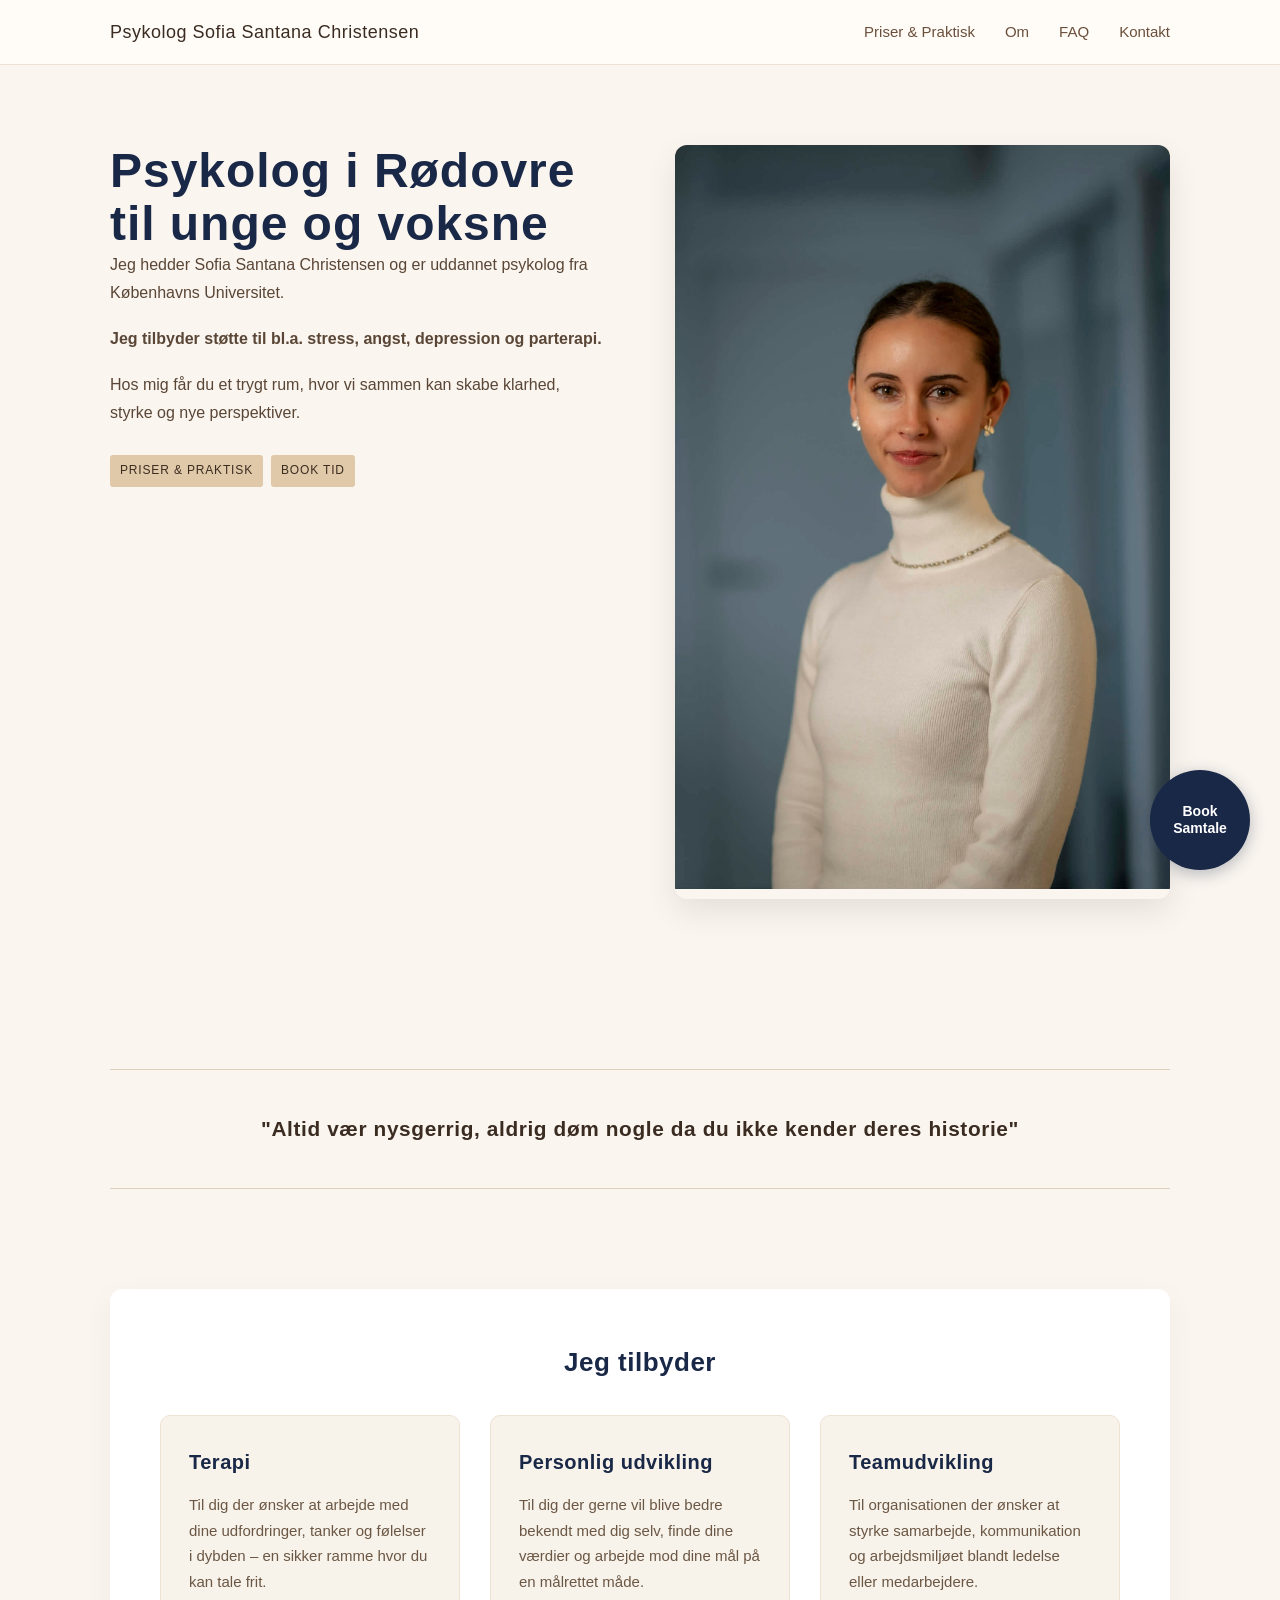
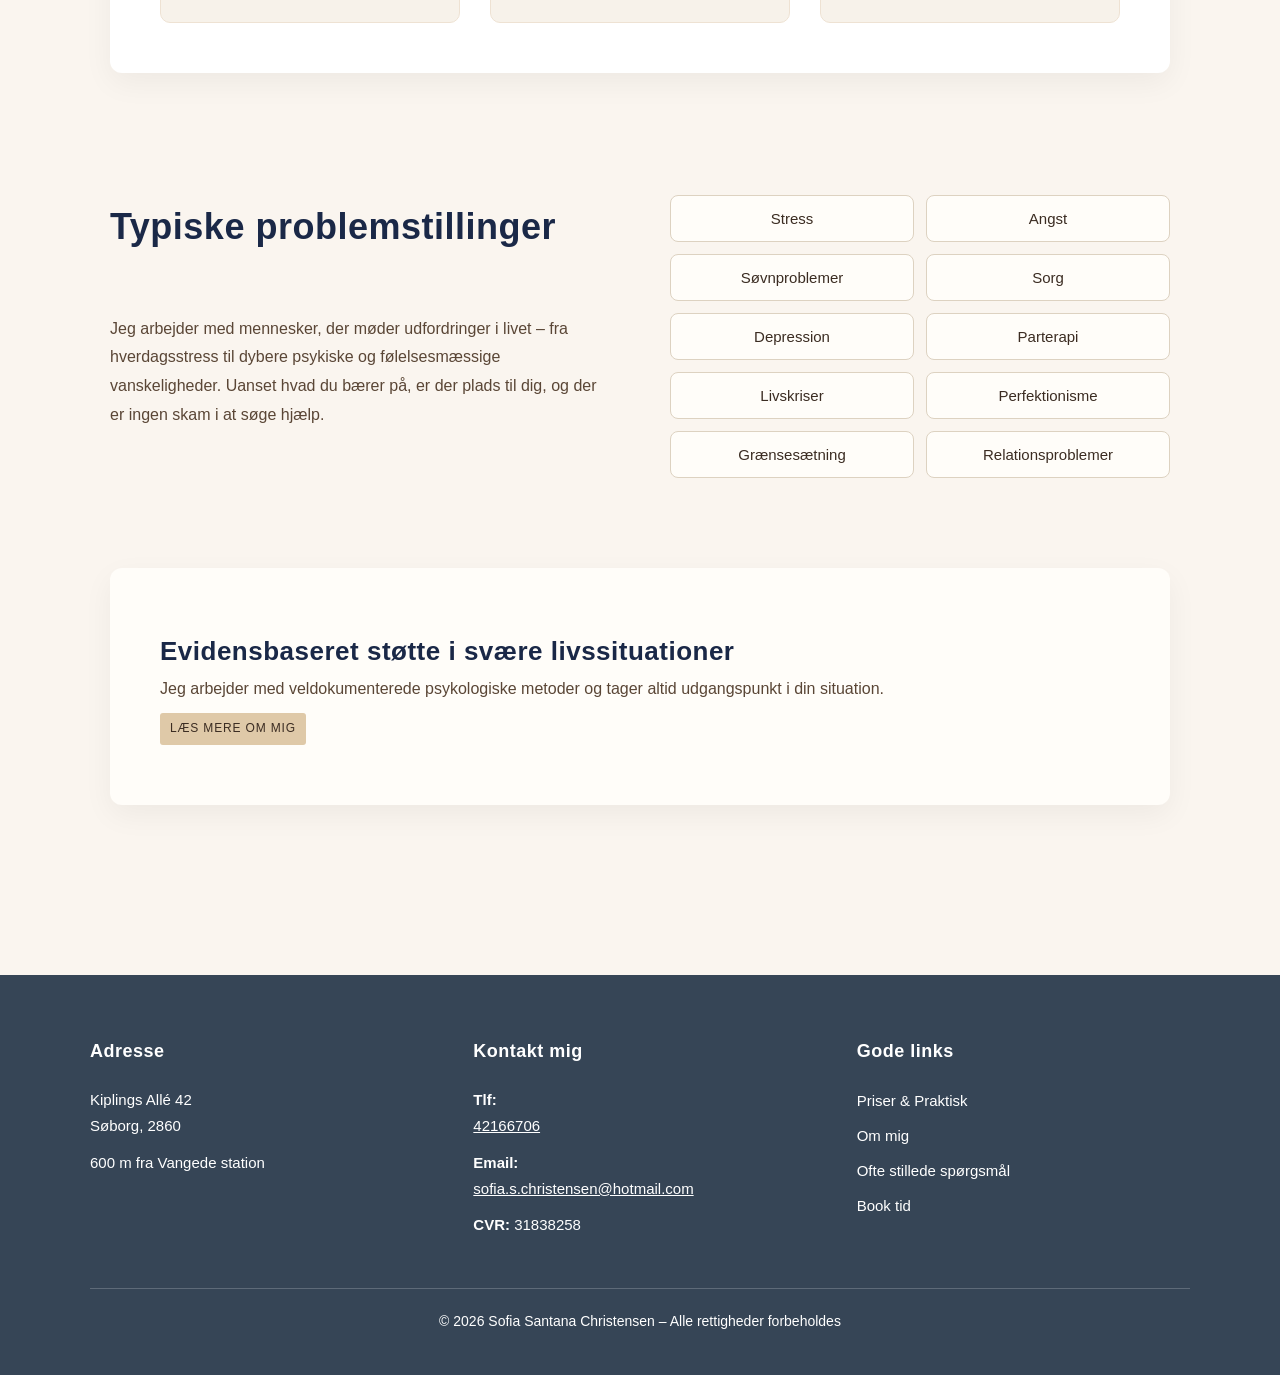
<file: Index.html>
<!DOCTYPE html>
<html lang="da">
<head>
    <meta charset="UTF-8">
    <meta name="viewport" content="width=device-width, initial-scale=1">
    <title>Sofia Santana Christensen – Psykolog i Rødovre</title>

    <link href="https://fonts.googleapis.com/css2?family=Inter:wght@400;500;600;700&display=swap" rel="stylesheet">
    <link rel="stylesheet" href="style.css">
</head>

<body>

<header class="site-header">
    <div class="header-inner">
        <div class="branding">
            <a href="index.html">Psykolog Sofia Santana Christensen</a>
        </div>
        <button class="hamburger-menu" id="hamburger-menu" aria-label="Menu">
            <span></span>
            <span></span>
            <span></span>
        </button>
        <nav class="main-nav" id="main-nav">
            <ul>
                <li><a href="priser.html">Priser & Praktisk</a></li>
                <li><a href="om.html">Om</a></li>
                <li><a href="faq.html">FAQ</a></li>
                <li><a href="kontakt.html">Kontakt</a></li>
            </ul>
        </nav>
    </div>
</header>

<script>
document.addEventListener('DOMContentLoaded', function() {
    const hamburger = document.getElementById('hamburger-menu');
    const nav = document.getElementById('main-nav');

    hamburger.addEventListener('click', function() {
        nav.classList.toggle('active');
        hamburger.classList.toggle('active');
    });

    // Luk menu når man klikker på et link
    nav.querySelectorAll('a').forEach(link => {
        link.addEventListener('click', function() {
            nav.classList.remove('active');
            hamburger.classList.remove('active');
        });
    });

    const tooltipItems = document.querySelectorAll('.themes-list li[data-tooltip]');
    const isTouchDevice = ('ontouchstart' in window) || navigator.maxTouchPoints > 0 || navigator.msMaxTouchPoints > 0;

    if (isTouchDevice) {
        tooltipItems.forEach(item => {
            item.addEventListener('touchend', function(event) {
                const isActive = item.classList.contains('active');
                tooltipItems.forEach(i => i.classList.remove('active'));
                if (!isActive) {
                    item.classList.add('active');
                }
                event.preventDefault();
                event.stopPropagation();
            });
        });

        document.addEventListener('touchend', function() {
            tooltipItems.forEach(i => i.classList.remove('active'));
        });
    }
});
</script>

<main>

<!-- HERO -->
<section class="hero">
    <div class="hero-left">
        <h1>Psykolog i Rødovre til unge og voksne</h1>

        <img src="images/Headshot2.jpg" alt="Psykolog" class="mobile-hero-image">

        <p>Jeg hedder Sofia Santana Christensen og er uddannet psykolog fra Københavns Universitet.</p>

        <p><strong>Jeg tilbyder støtte til bl.a. stress, angst, depression og parterapi.</strong></p>

        <p>Hos mig får du et trygt rum, hvor vi sammen kan skabe klarhed, styrke og nye perspektiver.</p>

        <div class="hero-actions">
            <a href="priser.html" class="btn">Priser & Praktisk</a>
            <a href="kontakt.html" class="btn">Book tid</a>
        </div>
    </div>

    <div class="hero-right">
        <img src="images/Headshot2.jpg" alt="Psykolog">
    </div>
</section>

<div class="scroll-banner" id="scrollBanner">"Altid vær nysgerrig, aldrig døm nogle da du ikke kender deres historie"</div>

<!-- JEG TILBYDER -->
<section class="offerings">
    <h2>Jeg tilbyder</h2>
    <div class="offerings-grid">
        <div class="offering-item">
            <h3>Terapi</h3>
            <p>Til dig der ønsker at arbejde med dine udfordringer, tanker og følelser i dybden – en sikker ramme hvor du kan tale frit.</p>
        </div>
        <div class="offering-item">
            <h3>Personlig udvikling</h3>
            <p>Til dig der gerne vil blive bedre bekendt med dig selv, finde dine værdier og arbejde mod dine mål på en målrettet måde.</p>
        </div>
        <div class="offering-item">
            <h3>Teamudvikling</h3>
            <p>Til organisationen der ønsker at styrke samarbejde, kommunikation og arbejdsmiljøet blandt ledelse eller medarbejdere.</p>
        </div>
    </div>
</section>

<!-- PROBLEMSTILLINGER -->
<section class="themes">
    <h2>Typiske problemstillinger</h2>
    <p class="themes-intro">Jeg arbejder med mennesker, der møder udfordringer i livet – fra hverdagsstress til dybere psykiske og følelsesmæssige vanskeligheder. Uanset hvad du bærer på, er der plads til dig, og der er ingen skam i at søge hjælp.</p>
    <div class="themes-list">
        <ul>
            <li data-tooltip="Her beskriver du dit tilbud til stress">Stress</li>
            <li data-tooltip="Her beskriver du dit tilbud til angst">Angst</li>
            <li data-tooltip="Her beskriver du dit tilbud til søvnproblemer">Søvnproblemer</li>
            <li data-tooltip="Her beskriver du dit tilbud til sorg">Sorg</li>
            <li data-tooltip="Her beskriver du dit tilbud til depression">Depression</li>
            <li data-tooltip="Her beskriver du dit tilbud til parterapi">Parterapi</li>
            <li data-tooltip="Her beskriver du dit tilbud til livskriser">Livskriser</li>
            <li data-tooltip="Her beskriver du dit tilbud til perfektionisme">Perfektionisme</li>
            <li data-tooltip="Her beskriver du dit tilbud til grænsesætning">Grænsesætning</li>
            <li data-tooltip="Her beskriver du dit tilbud til relationsproblemer">Relationsproblemer</li>
        </ul>
    </div>
</section>

<!-- INTRO -->
<section class="about">
    <h2>Evidensbaseret støtte i svære livssituationer</h2>

    <p>Jeg arbejder med veldokumenterede psykologiske metoder og tager altid udgangspunkt i din situation.</p>

    <a href="om.html" class="btn">Læs mere om mig</a>
</section>

</main>

<!-- FOOTER -->
<footer>
    <div class="footer-content">
        <div class="footer-section">
            <h3>Adresse</h3>
            <p>Kiplings Allé 42<br>Søborg, 2860</p>
            <p>600 m fra Vangede station</p>
        </div>
        <div class="footer-section">
            <h3>Kontakt mig</h3>
            <p><strong>Tlf:</strong> <a href="tel:42166706">42166706</a></p>
            <p><strong>Email:</strong> <a href="mailto:sofia.s.christensen@hotmail.com">sofia.s.christensen@hotmail.com</a></p>
            <p><strong>CVR:</strong> 31838258</p>
        </div>
        <div class="footer-section">
            <h3>Gode links</h3>
            <a href="priser.html">Priser & Praktisk</a>
            <a href="om.html">Om mig</a>
            <a href="faq.html">Ofte stillede spørgsmål</a>
            <a href="kontakt.html">Book tid</a>
        </div>
    </div>
    <div class="footer-copyright">
        © 2026 Sofia Santana Christensen – Alle rettigheder forbeholdes
    </div>
</footer>

<button class="floating-chat-btn" onclick="window.location.href='kontakt.html'">Book<br>Samtale</button>

</body>
</html>
</file>
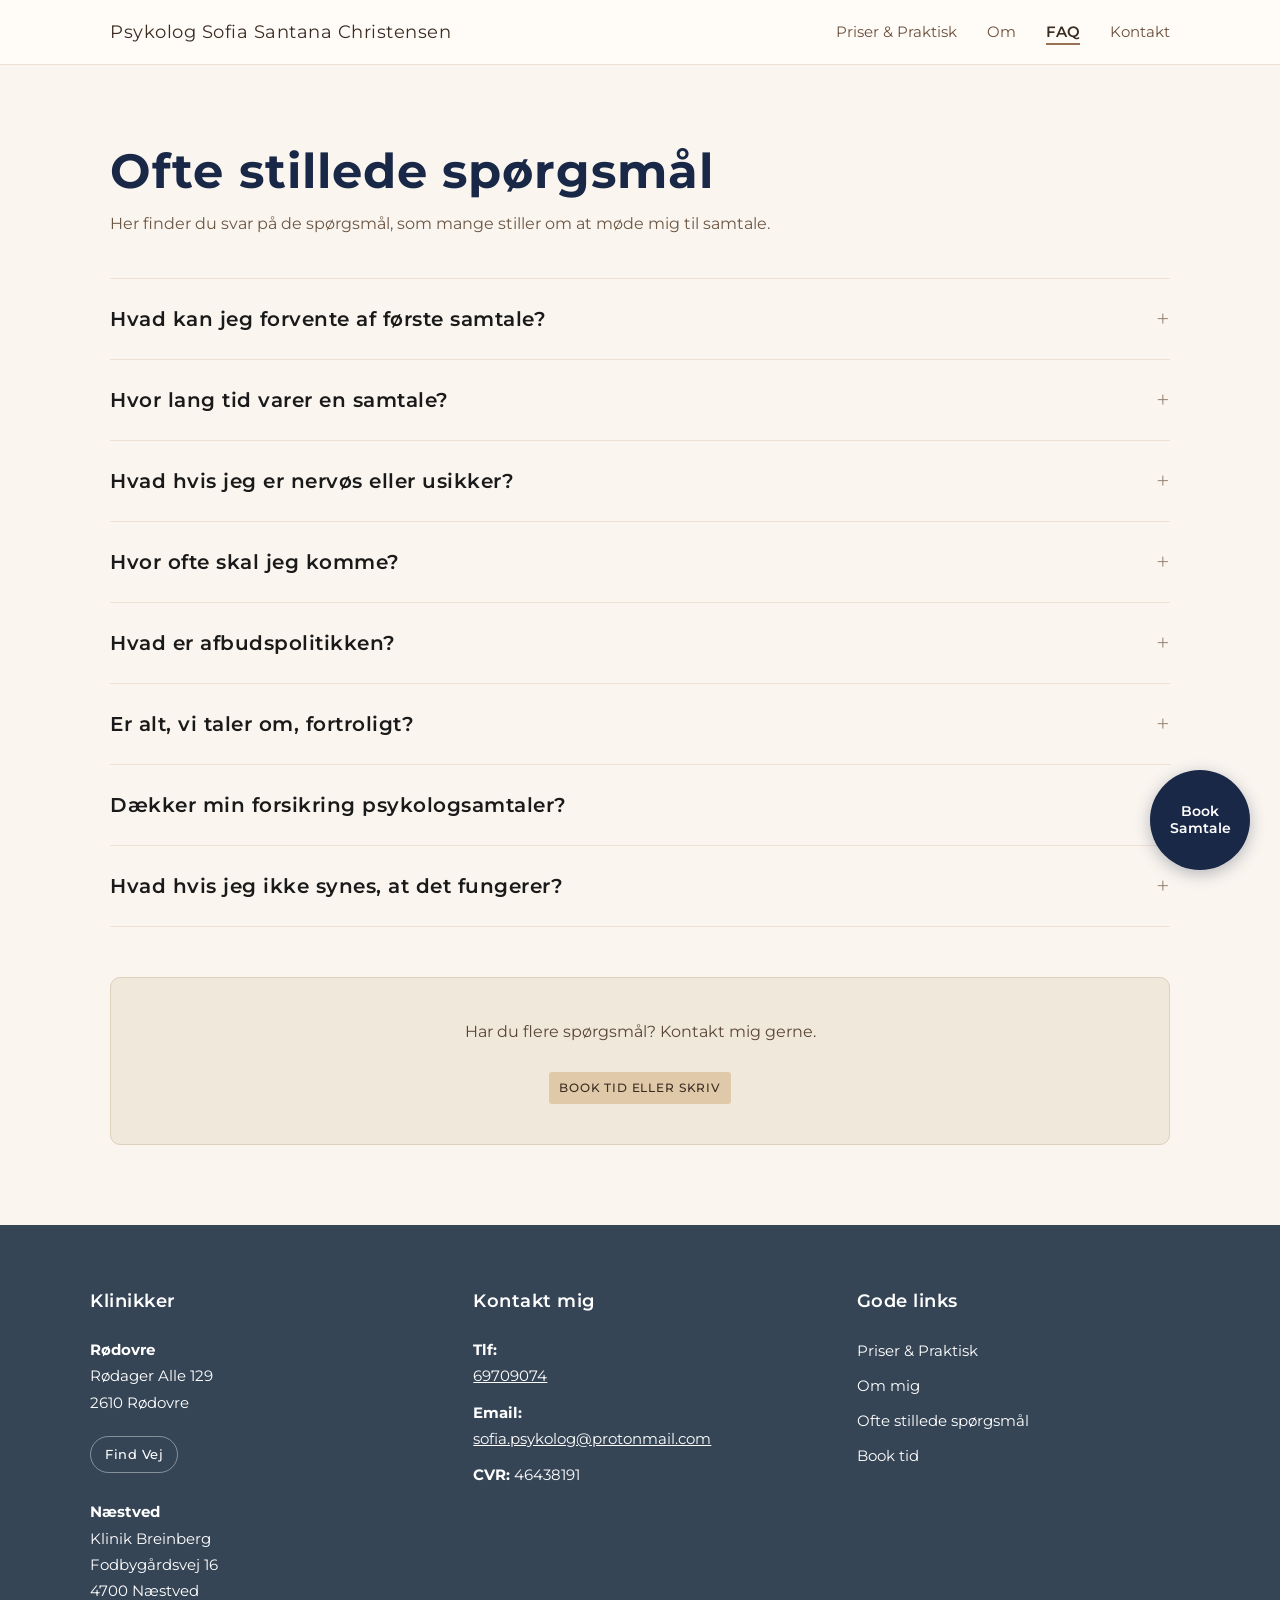
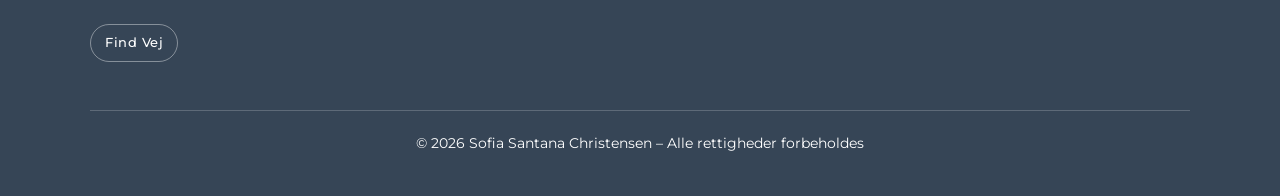
<file: faq.html>
<!DOCTYPE html>
<html lang="da">
<head>
    <meta charset="UTF-8">
    <meta name="viewport" content="width=device-width, initial-scale=1">
    <title>FAQ – Sofia Santana Christensen</title>
    <link href="https://fonts.googleapis.com/css2?family=Montserrat:ital,wght@0,300;0,400;0,500;0,600;0,700;1,400&display=swap" rel="stylesheet">
    <link rel="stylesheet" href="style.css">
</head>
<body>

<header class="site-header">
    <div class="header-inner">
        <div class="branding">
            <a href="index.html">Psykolog Sofia Santana Christensen</a>
        </div>
        <button class="hamburger-menu" id="hamburger-menu" aria-label="Menu">
            <span></span>
            <span></span>
            <span></span>
        </button>
        <nav class="main-nav" id="main-nav">
            <ul>
                <li><a href="priser.html">Priser & Praktisk</a></li>
                <li><a href="om.html">Om</a></li>
                <li><a href="faq.html" class="active">FAQ</a></li>
                <li><a href="kontakt.html">Kontakt</a></li>
            </ul>
        </nav>
    </div>
</header>

<script>
document.addEventListener('DOMContentLoaded', function() {
    const hamburger = document.getElementById('hamburger-menu');
    const nav = document.getElementById('main-nav');

    hamburger.addEventListener('click', function() {
        nav.classList.toggle('active');
        hamburger.classList.toggle('active');
    });

    // Luk menu når man klikker på et link
    nav.querySelectorAll('a').forEach(link => {
        link.addEventListener('click', function() {
            nav.classList.remove('active');
            hamburger.classList.remove('active');
        });
    });
});
</script>

<main>
    <section class="faq-page">
        <h1>Ofte stillede spørgsmål</h1>
        <p>Her finder du svar på de spørgsmål, som mange stiller om at møde mig til samtale.</p>

        <div class="faq-list">
            <div class="faq-item reveal-up" style="transition-delay:0s">
                <h3>Hvad kan jeg forvente af første samtale?</h3>
                <p>I første samtale bruger vi tiden på at blive kendt med hinanden. Jeg stiller spørgsmål til din situation, dine bekymringer og dine mål. Vi diskuterer, hvad der passer for dig i en terapiproces, og hvordan vi bedst kan arbejde sammen. Du behøver ikke have alt forberedt – det kommer naturligt i samtalen.</p>
            </div>

            <div class="faq-item reveal-up" style="transition-delay:0.05s">
                <h3>Hvor lang tid varer en samtale?</h3>
                <p>En normal psykologsamtale varer 50 minutter. Parsamtaler varer 1,5 timer.</p>
            </div>

            <div class="faq-item reveal-up" style="transition-delay:0.1s">
                <h3>Hvad hvis jeg er nervøs eller usikker?</h3>
                <p>Det er helt normalt at være nervøs før første samtale. Min rolle er at skabe et trygt rum, hvor du kan være dig selv og tale frit.</p>
            </div>

            <div class="faq-item reveal-up" style="transition-delay:0.15s">
                <h3>Hvor ofte skal jeg komme?</h3>
                <p>Det afhænger af det, du arbejder med, og hvad der passer for dig. Nogle mødes ugentligt, andre hver anden uge. Vi finder sammen ud af en rytme, der fungerer for dig og giver dig størst mulig gavn. Det kan også ændre sig undervejs.</p>
            </div>

            <div class="faq-item reveal-up" style="transition-delay:0.2s">
                <h3>Hvad er afbudspolitikken?</h3>
                <p>Aflysninger skal ske senest dagen før kl. 12.00. Hvis du aflyser senere eller ikke møder op, opkræves fuldt honorar. Dette sikrer, at jeg kan planlægge min dag og respektere andre klienters tid.</p>
            </div>

            <div class="faq-item reveal-up" style="transition-delay:0.3s">
                <h3>Er alt, vi taler om, fortroligt?</h3>
                <p>Ja, absolut. Som psykolog er jeg underlagt tavshedspligt. Alt, hvad du siger til mig, er fortroligt og forbliver mellem os – undtagen i helt særlige situationer, hvor andre er i fare. Du kan være sikker på, at dine hemmeligheder er sikre hos mig.</p>
            </div>

            <div class="faq-item reveal-up" style="transition-delay:0.35s">
                <h3>Dækker min forsikring psykologsamtaler?</h3>
                <p>Mange forsikringer dækker psykologhjælp helt eller delvist. Jeg anbefaler, at du kontakter din forsikringsudbyder for at spørge, om du har "frit psykologvalg" eller dækning til private psykologer.</p>
            </div>

            <div class="faq-item reveal-up" style="transition-delay:0.4s">
                <h3>Hvad hvis jeg ikke synes, at det fungerer?</h3>
                <p>Nogle gange er der ikke det helt rigtige match mellem terapeut og klient – og det er helt okay. Vi diskuterer gerne, hvad der kunne gøres anderledes, eller jeg kan hjælpe dig med at finde en anden, der passer bedre. Du har også muligheden for en 10 min. gratis forsamtale, hvor du kan få en fornemmelse af om vi er et godt match.</p>
            </div>
        </div>

        <div class="faq-cta reveal-scale">
            <p>Har du flere spørgsmål? Kontakt mig gerne.</p>
            <a href="kontakt.html" class="btn">Book tid eller skriv</a>
        </div>
    </section>
</main>

<!-- FOOTER -->
<footer>
    <div class="footer-content">
        <div class="footer-section">
            <h3>Klinikker</h3>
            <p><strong>Rødovre</strong><br>Rødager Alle 129<br>2610 Rødovre</p>
            <a href="https://www.google.com/maps/dir/?api=1&destination=R%C3%B8dager+Alle+129,+2610+R%C3%B8dovre,+Danmark" target="_blank" rel="noopener" class="find-vej-link">Find Vej</a>
            <p style="margin-top: 18px"><strong>Næstved</strong><br>Klinik Breinberg<br>Fodbygårdsvej 16<br>4700 Næstved</p>
            <a href="https://www.google.com/maps/dir/?api=1&destination=Fodbygårdsvej+16,+4700+Næstved,+Danmark" target="_blank" rel="noopener" class="find-vej-link">Find Vej</a>
        </div>
        <div class="footer-section">
            <h3>Kontakt mig</h3>
            <p><strong>Tlf:</strong> <a href="tel:69709074">69709074</a></p>
            <p><strong>Email:</strong> <a href="mailto:sofia.psykolog@protonmail.com">sofia.psykolog@protonmail.com</a></p>
            <p><strong>CVR:</strong> 46438191</p>
        </div>
        <div class="footer-section">
            <h3>Gode links</h3>
            <a href="priser.html">Priser & Praktisk</a>
            <a href="om.html">Om mig</a>
            <a href="faq.html">Ofte stillede spørgsmål</a>
            <a href="kontakt.html">Book tid</a>
        </div>
    </div>
    <div class="footer-copyright">
        © 2026 Sofia Santana Christensen – Alle rettigheder forbeholdes
    </div>
</footer>

<button class="floating-chat-btn" onclick="window.location.href='kontakt.html'">Book<br>Samtale</button>

<script>
(function(){var b=document.createElement('div');b.style.cssText='position:fixed;top:0;left:0;height:3px;width:0;background:linear-gradient(90deg,#1a2847,#9a7055);z-index:9999;pointer-events:none;transition:width 0.08s linear;';document.body.insertBefore(b,document.body.firstChild);window.addEventListener('scroll',function(){b.style.width=Math.min(window.scrollY/(document.documentElement.scrollHeight-window.innerHeight)*100,100)+'%';},{passive:true});})();
(function(){var o=new IntersectionObserver(function(e){e.forEach(function(e){if(e.isIntersecting){e.target.classList.add('visible');o.unobserve(e.target);}});},{threshold:0.08});document.querySelectorAll('.reveal,.reveal-up,.reveal-left,.reveal-right,.reveal-scale').forEach(function(el){o.observe(el);});})();
(function(){var b=document.querySelector('.floating-chat-btn');if(!b||window.innerWidth<900)return;var r;document.addEventListener('mousemove',function(e){cancelAnimationFrame(r);r=requestAnimationFrame(function(){var rc=b.getBoundingClientRect(),cx=rc.left+rc.width/2,cy=rc.top+rc.height/2,dx=e.clientX-cx,dy=e.clientY-cy,d=Math.sqrt(dx*dx+dy*dy),f=(130-d)/130;b.style.transform=d<130?'translate('+(dx*f*0.3)+'px,'+(dy*f*0.3)+'px) scale('+(1+f*0.07)+')':'';});},{passive:true});})();
/* FAQ Accordion */
document.querySelectorAll('.faq-item').forEach(function(item){
    item.addEventListener('click',function(){
        var isOpen=item.classList.contains('open');
        document.querySelectorAll('.faq-item.open').forEach(function(o){o.classList.remove('open');});
        if(!isOpen) item.classList.add('open');
    });
});
</script>

</body>
</html>
</file>
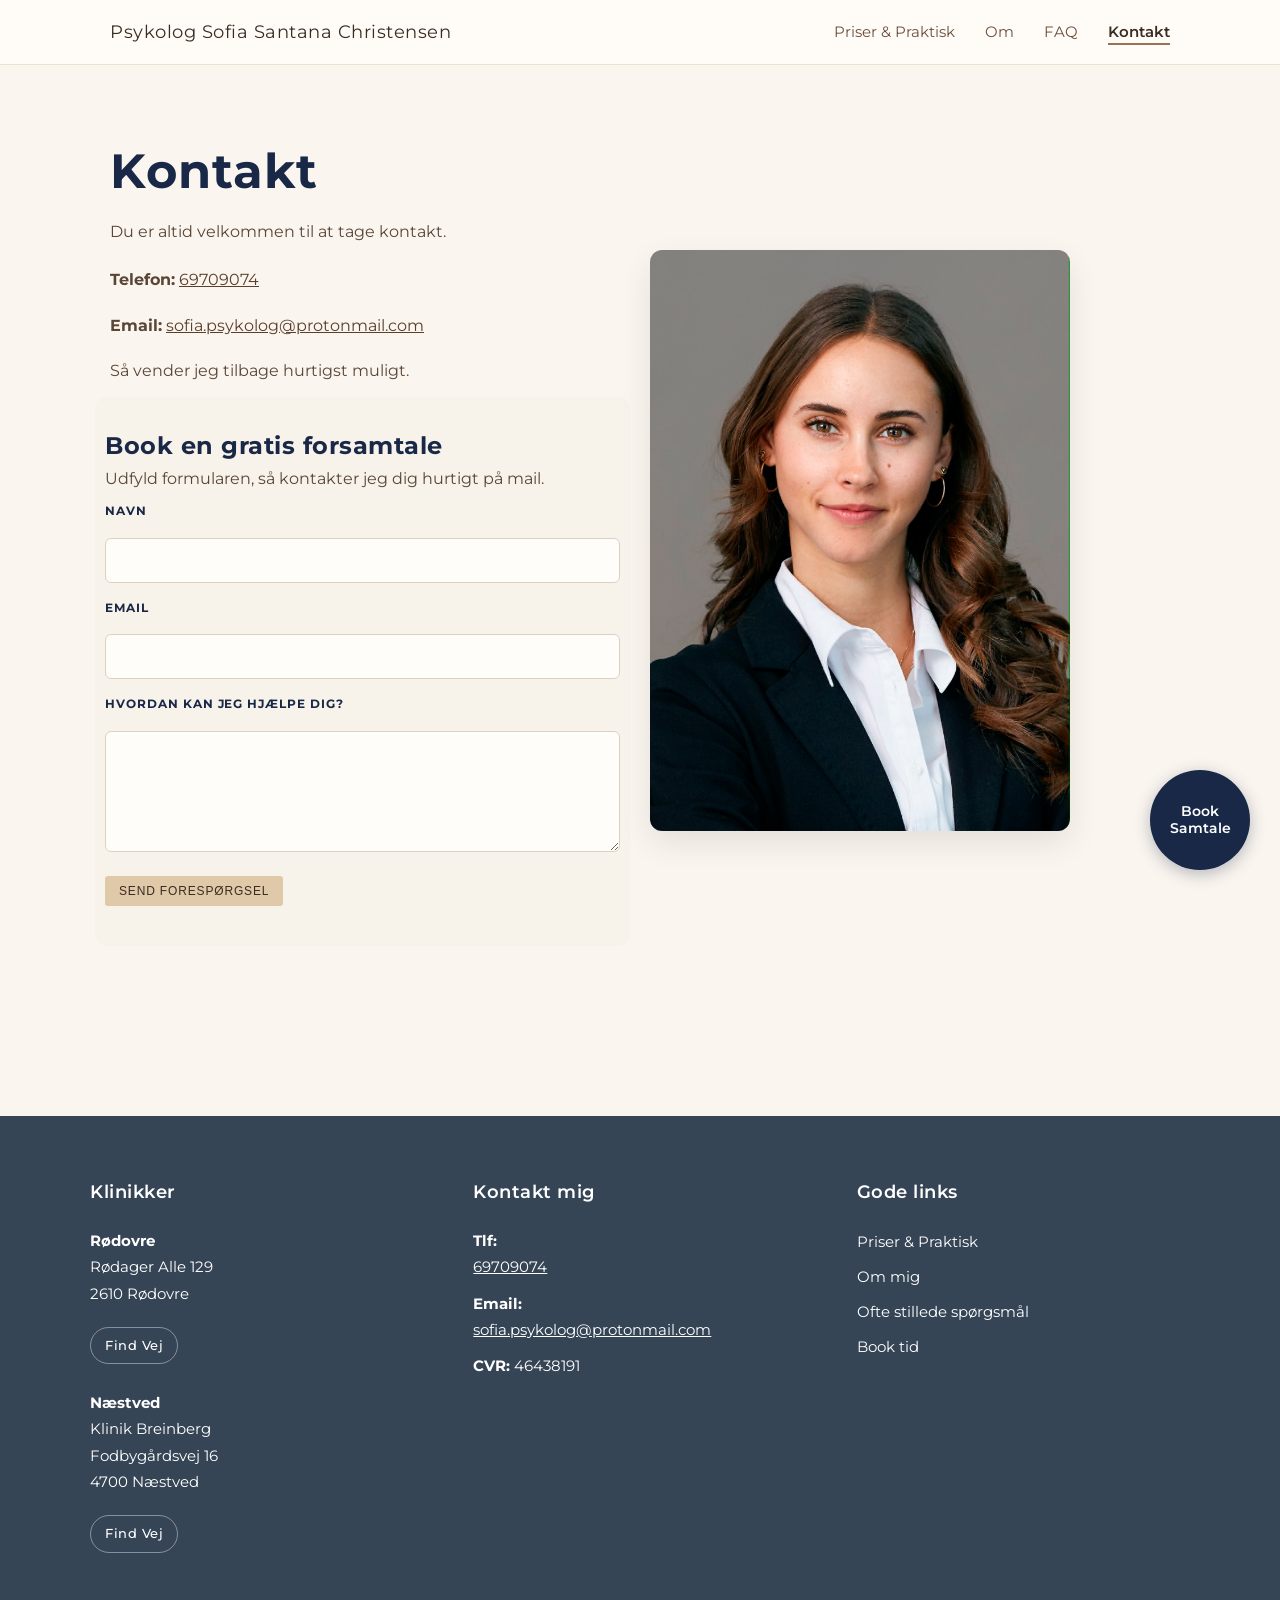
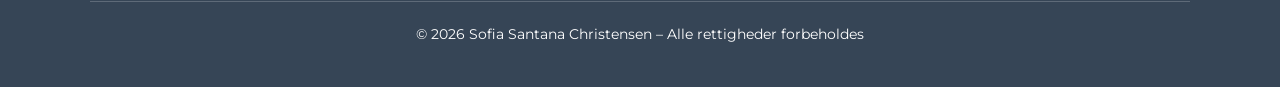
<file: kontakt.html>
<!DOCTYPE html>
<html lang="da">
<head>
    <meta charset="UTF-8">
    <meta name="viewport" content="width=device-width, initial-scale=1">
    <title>Kontakt – Sofia Santana Christensen</title>
    <link href="https://fonts.googleapis.com/css2?family=Montserrat:ital,wght@0,300;0,400;0,500;0,600;0,700;1,400&display=swap" rel="stylesheet">
    <link rel="stylesheet" href="style.css">
</head>
<body>

<header class="site-header">
    <div class="header-inner">
        <div class="branding">
            <a href="index.html">Psykolog Sofia Santana Christensen</a>
        </div>
        <button class="hamburger-menu" id="hamburger-menu" aria-label="Menu">
            <span></span>
            <span></span>
            <span></span>
        </button>
        <nav class="main-nav" id="main-nav">
            <ul>
                <li><a href="priser.html">Priser & Praktisk</a></li>
                <li><a href="om.html">Om</a></li>
                <li><a href="faq.html">FAQ</a></li>
                <li><a href="kontakt.html" class="active">Kontakt</a></li>
            </ul>
        </nav>
    </div>
</header>

<script>
document.addEventListener('DOMContentLoaded', function() {
    const hamburger = document.getElementById('hamburger-menu');
    const nav = document.getElementById('main-nav');

    hamburger.addEventListener('click', function() {
        nav.classList.toggle('active');
        hamburger.classList.toggle('active');
    });

    // Luk menu når man klikker på et link
    nav.querySelectorAll('a').forEach(link => {
        link.addEventListener('click', function() {
            nav.classList.remove('active');
            hamburger.classList.remove('active');
        });
    });
});
</script>

<main>
    <section class="contact-page">
        <div class="contact-grid">
            <div class="contact-left reveal-left">
                <div class="contact-text">
                    <h1>Kontakt</h1>

                    <p>Du er altid velkommen til at tage kontakt.</p>

                    <p><strong>Telefon:</strong> <a href="tel:69709074">69709074</a></p>
                    <p><strong>Email:</strong> <a href="mailto:sofia.psykolog@protonmail.com">sofia.psykolog@protonmail.com</a></p>

                    <p>Så vender jeg tilbage hurtigst muligt.</p>
                </div>

                <div class="contact-form-section">
                    <h2>Book en gratis forsamtale</h2>
                    <p>Udfyld formularen, så kontakter jeg dig hurtigt på mail.</p>

                    <form class="contact-form" id="contact-form">
    <label for="name">Navn</label>
    <input type="text" id="name" name="name" required>

    <label for="email">Email</label>
    <input type="email" id="email" name="email" required>

    <label for="message">Hvordan kan jeg hjælpe dig?</label>
    <textarea id="message" name="message" rows="5" required></textarea>

    <button type="submit" class="btn">Send forespørgsel</button>

    <!-- Besked vises her -->
    <div id="form-message" style="margin-top:10px; color:green;"></div>
</form>

<script>
const form = document.getElementById('contact-form');
const messageDiv = document.getElementById('form-message');

form.addEventListener('submit', async (e) => {
    e.preventDefault(); // Stopper siden i at reloade

    const formData = new FormData(form);

    const response = await fetch('https://formspree.io/f/mlgoppvn', {
        method: 'POST',
        body: formData,
        headers: {
            'Accept': 'application/json'
        }
    });

    if (response.ok) {
        messageDiv.textContent = "Tak for din besked! Jeg vender tilbage hurtigst muligt.";
        form.reset(); // tømmer formularen
    } else {
        messageDiv.textContent = "Der opstod en fejl. Prøv igen.";
        messageDiv.style.color = "red";
    }
});
</script>
                </div>
            </div>

            <!-- Billede -->
            <div class="contact-image reveal-right">
                <img src="images/Headshot.jpg" alt="Sofia Santana Christensen">
            </div>
        </div>
    </section>
</main>

<footer>
    <div class="footer-content">
        <div class="footer-section">
            <h3>Klinikker</h3>
            <p><strong>Rødovre</strong><br>Rødager Alle 129<br>2610 Rødovre</p>
            <a href="https://www.google.com/maps/dir/?api=1&destination=R%C3%B8dager+Alle+129,+2610+R%C3%B8dovre,+Danmark" target="_blank" rel="noopener" class="find-vej-link">Find Vej</a>
            <p style="margin-top: 18px"><strong>Næstved</strong><br>Klinik Breinberg<br>Fodbygårdsvej 16<br>4700 Næstved</p>
            <a href="https://www.google.com/maps/dir/?api=1&destination=Fodbygårdsvej+16,+4700+Næstved,+Danmark" target="_blank" rel="noopener" class="find-vej-link">Find Vej</a>
        </div>
        <div class="footer-section">
            <h3>Kontakt mig</h3>
            <p><strong>Tlf:</strong> <a href="tel:69709074">69709074</a></p>
            <p><strong>Email:</strong> <a href="mailto:sofia.psykolog@protonmail.com">sofia.psykolog@protonmail.com</a></p>
            <p><strong>CVR:</strong> 46438191</p>
        </div>
        <div class="footer-section">
            <h3>Gode links</h3>
            <a href="priser.html">Priser & Praktisk</a>
            <a href="om.html">Om mig</a>
            <a href="faq.html">Ofte stillede spørgsmål</a>
            <a href="kontakt.html">Book tid</a>
        </div>
    </div>
    <div class="footer-copyright">
        © 2026 Sofia Santana Christensen – Alle rettigheder forbeholdes
    </div>
</footer>

<button class="floating-chat-btn" onclick="window.location.href='kontakt.html'">Book<br>Samtale</button>

<script>
(function(){var b=document.createElement('div');b.style.cssText='position:fixed;top:0;left:0;height:3px;width:0;background:linear-gradient(90deg,#1a2847,#9a7055);z-index:9999;pointer-events:none;transition:width 0.08s linear;';document.body.insertBefore(b,document.body.firstChild);window.addEventListener('scroll',function(){b.style.width=Math.min(window.scrollY/(document.documentElement.scrollHeight-window.innerHeight)*100,100)+'%';},{passive:true});})();
(function(){var o=new IntersectionObserver(function(e){e.forEach(function(e){if(e.isIntersecting){e.target.classList.add('visible');o.unobserve(e.target);}});},{threshold:0.08});document.querySelectorAll('.reveal,.reveal-up,.reveal-left,.reveal-right,.reveal-scale').forEach(function(el){o.observe(el);});})();
(function(){var b=document.querySelector('.floating-chat-btn');if(!b||window.innerWidth<900)return;var r;document.addEventListener('mousemove',function(e){cancelAnimationFrame(r);r=requestAnimationFrame(function(){var rc=b.getBoundingClientRect(),cx=rc.left+rc.width/2,cy=rc.top+rc.height/2,dx=e.clientX-cx,dy=e.clientY-cy,d=Math.sqrt(dx*dx+dy*dy),f=(130-d)/130;b.style.transform=d<130?'translate('+(dx*f*0.3)+'px,'+(dy*f*0.3)+'px) scale('+(1+f*0.07)+')':'';});},{passive:true});})();
</script>

</body>
</html>
</file>
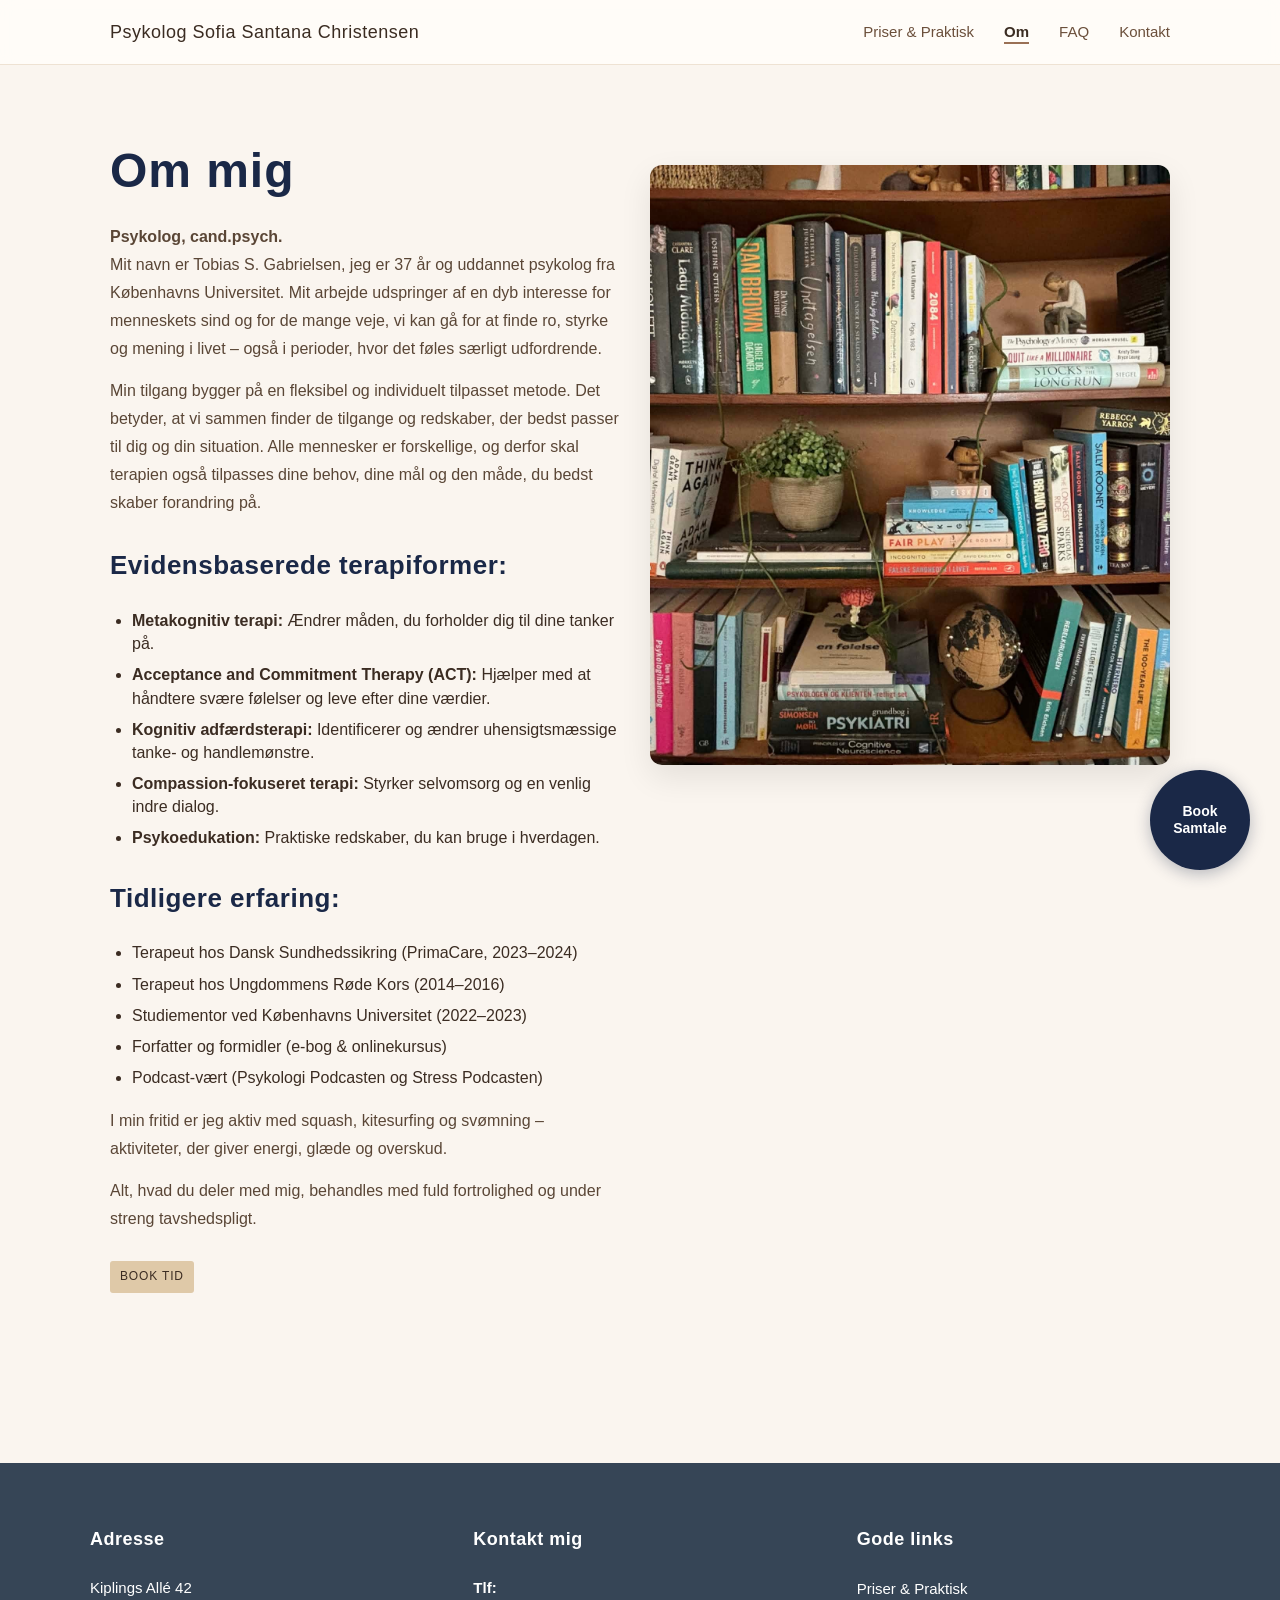
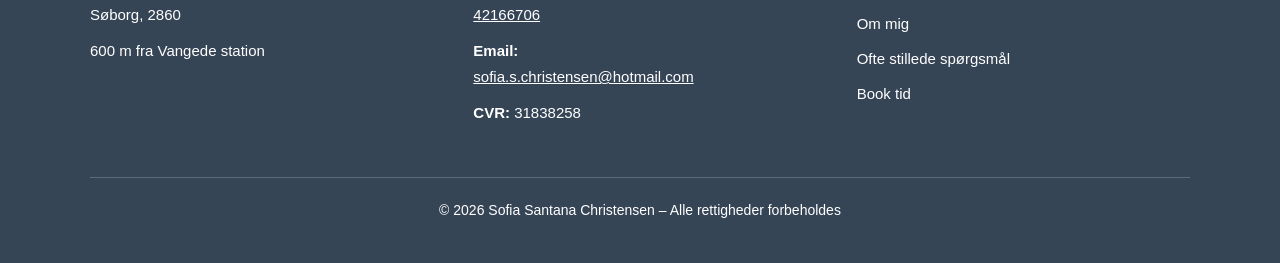
<file: Om.html>
<!DOCTYPE html>
<html lang="da">
<head>
    <meta charset="UTF-8">
    <meta name="viewport" content="width=device-width, initial-scale=1">
    <title>Om – Sofia Santana Christensen</title>
    <link href="https://fonts.googleapis.com/css2?family=Inter:wght@400;500;600;700&display=swap" rel="stylesheet">
    <link rel="stylesheet" href="style.css">
</head>
<body>
    <header class="site-header">
        <div class="header-inner">
            <div class="branding">
                <a href="index.html">Psykolog Sofia Santana Christensen</a>
            </div>
            <button class="hamburger-menu" id="hamburger-menu" aria-label="Menu">
                <span></span>
                <span></span>
                <span></span>
            </button>
            <nav class="main-nav" id="main-nav">
                <ul>
                    <li><a href="priser.html">Priser & Praktisk</a></li>
                    <li><a href="om.html" class="active">Om</a></li>
                    <li><a href="faq.html">FAQ</a></li>
                    <li><a href="kontakt.html">Kontakt</a></li>
                </ul>
            </nav>
        </div>
    </header>

    <script>
    document.addEventListener('DOMContentLoaded', function() {
        const hamburger = document.getElementById('hamburger-menu');
        const nav = document.getElementById('main-nav');

        hamburger.addEventListener('click', function() {
            nav.classList.toggle('active');
            hamburger.classList.toggle('active');
        });

        // Luk menu når man klikker på et link
        nav.querySelectorAll('a').forEach(link => {
            link.addEventListener('click', function() {
                nav.classList.remove('active');
                hamburger.classList.remove('active');
            });
        });
    });
    </script>

    <main>
        <section class="about-page">
            <div class="about-grid">
                <!-- TEKST TIL VENSTRE -->
                <div class="about-text">
                    <h1>Om mig</h1>
                    <p><strong>Psykolog, cand.psych.</strong><br>
                    Mit navn er Tobias S. Gabrielsen, jeg er 37 år og uddannet psykolog fra Københavns Universitet. Mit arbejde udspringer af en dyb interesse for menneskets sind og for de mange veje, vi kan gå for at finde ro, styrke og mening i livet – også i perioder, hvor det føles særligt udfordrende.</p>

                    <p>Min tilgang bygger på en fleksibel og individuelt tilpasset metode. Det betyder, at vi sammen finder de tilgange og redskaber, der bedst passer til dig og din situation. Alle mennesker er forskellige, og derfor skal terapien også tilpasses dine behov, dine mål og den måde, du bedst skaber forandring på.</p>

                    <h2>Evidensbaserede terapiformer:</h2>
                    <ul>
                        <li><strong>Metakognitiv terapi:</strong> Ændrer måden, du forholder dig til dine tanker på.</li>
                        <li><strong>Acceptance and Commitment Therapy (ACT):</strong> Hjælper med at håndtere svære følelser og leve efter dine værdier.</li>
                        <li><strong>Kognitiv adfærdsterapi:</strong> Identificerer og ændrer uhensigtsmæssige tanke- og handlemønstre.</li>
                        <li><strong>Compassion-fokuseret terapi:</strong> Styrker selvomsorg og en venlig indre dialog.</li>
                        <li><strong>Psykoedukation:</strong> Praktiske redskaber, du kan bruge i hverdagen.</li>
                    </ul>

                    <h2>Tidligere erfaring:</h2>
                    <ul>
                        <li>Terapeut hos Dansk Sundhedssikring (PrimaCare, 2023–2024)</li>
                        <li>Terapeut hos Ungdommens Røde Kors (2014–2016)</li>
                        <li>Studiementor ved Københavns Universitet (2022–2023)</li>
                        <li>Forfatter og formidler (e-bog & onlinekursus)</li>
                        <li>Podcast-vært (Psykologi Podcasten og Stress Podcasten)</li>
                    </ul>

                    <p>I min fritid er jeg aktiv med squash, kitesurfing og svømning – aktiviteter, der giver energi, glæde og overskud.</p>

                    <p>Alt, hvad du deler med mig, behandles med fuld fortrolighed og under streng tavshedspligt.</p>

                    <div class="hero-actions">
                        <a href="kontakt.html" class="btn">Book tid</a>
                    </div>
                </div>

                <!-- BILLEDE TIL HØJRE -->
                <div class="about-image">
                    <img src="images/Bøger.jpg" alt="Bøger">
                </div>
            </div>
        </section>
    </main>

    <footer>
        <div class="footer-content">
            <div class="footer-section">
                <h3>Adresse</h3>
                <p>Kiplings Allé 42<br>Søborg, 2860</p>
                <p>600 m fra Vangede station</p>
            </div>
            <div class="footer-section">
                <h3>Kontakt mig</h3>
                <p><strong>Tlf:</strong> <a href="tel:42166706">42166706</a></p>
                <p><strong>Email:</strong> <a href="mailto:sofia.s.christensen@hotmail.com">sofia.s.christensen@hotmail.com</a></p>
                <p><strong>CVR:</strong> 31838258</p>
            </div>
            <div class="footer-section">
                <h3>Gode links</h3>
                <a href="priser.html">Priser & Praktisk</a>
                <a href="om.html">Om mig</a>
                <a href="faq.html">Ofte stillede spørgsmål</a>
                <a href="kontakt.html">Book tid</a>
            </div>
        </div>
        <div class="footer-copyright">
            © 2026 Sofia Santana Christensen – Alle rettigheder forbeholdes
        </div>
    </footer>

    <button class="floating-chat-btn" onclick="window.location.href='kontakt.html'">Book<br>Samtale</button>

</body>
</html>
</file>
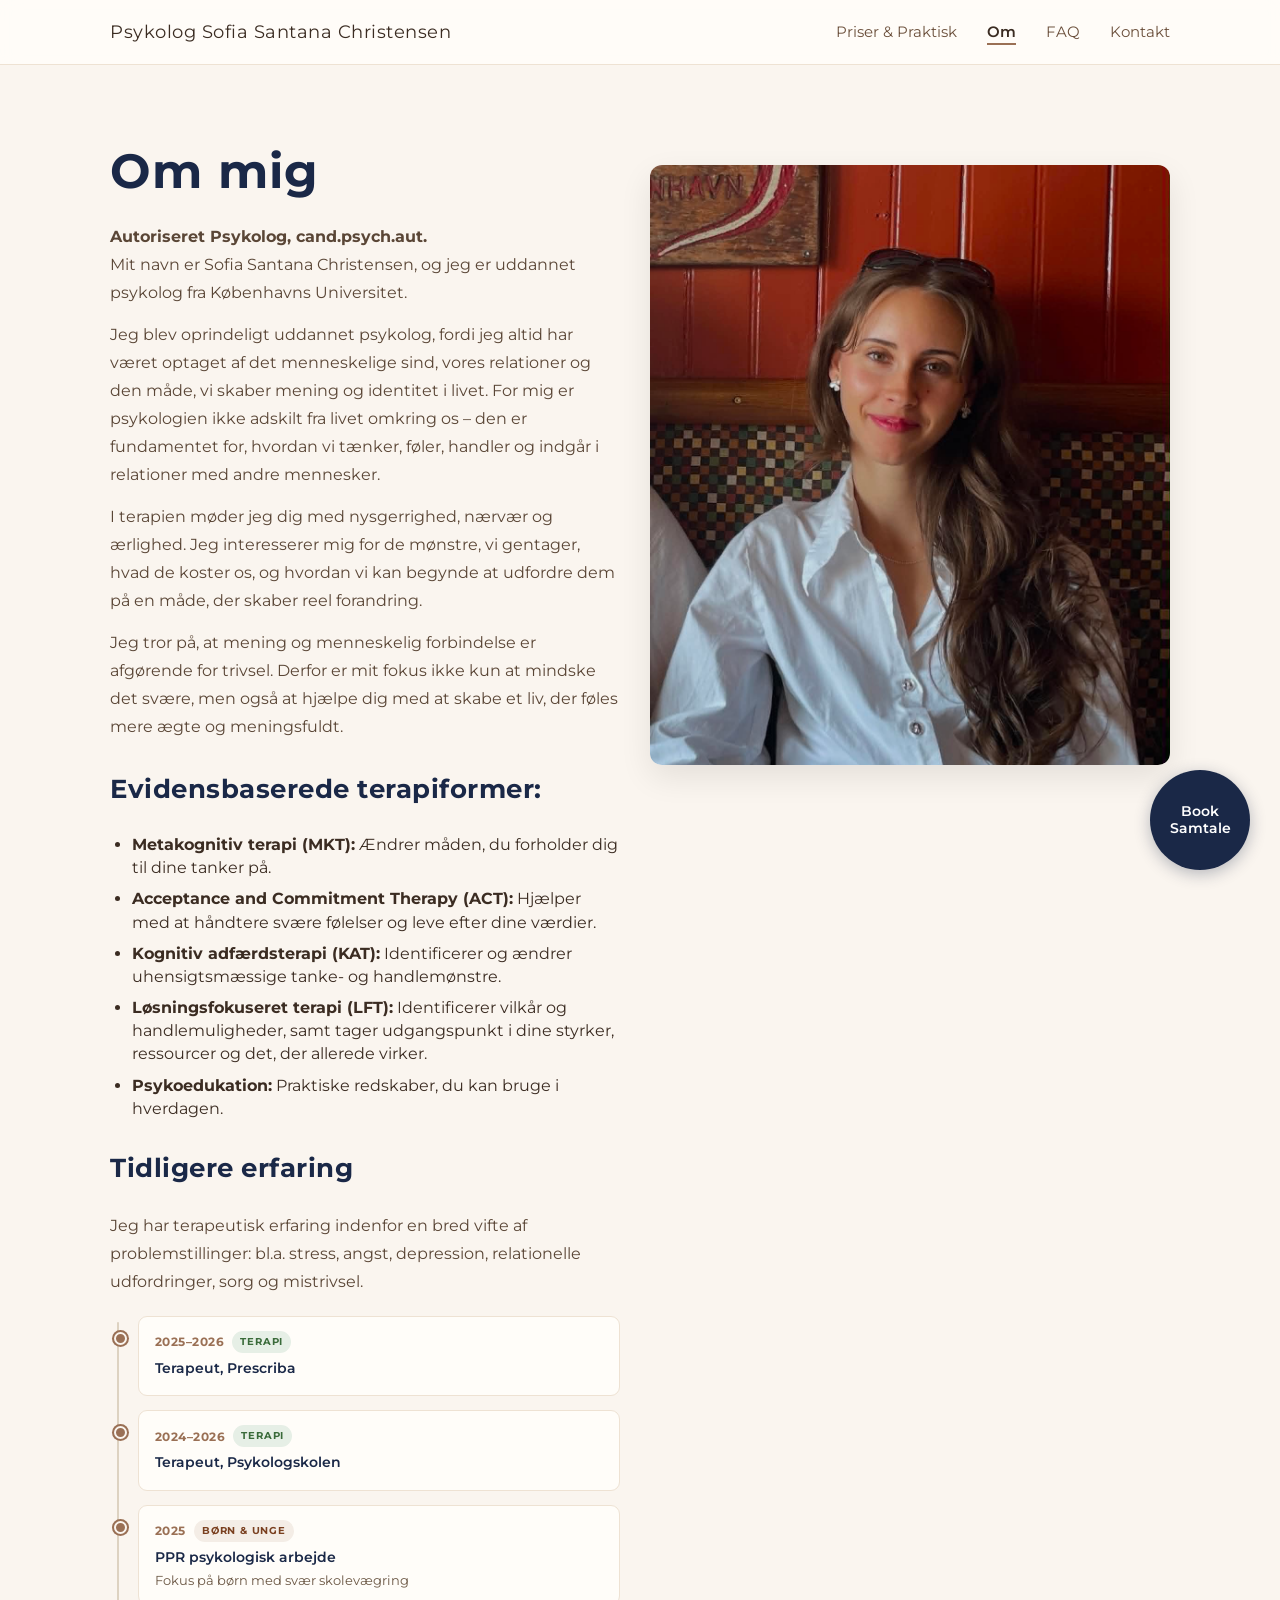
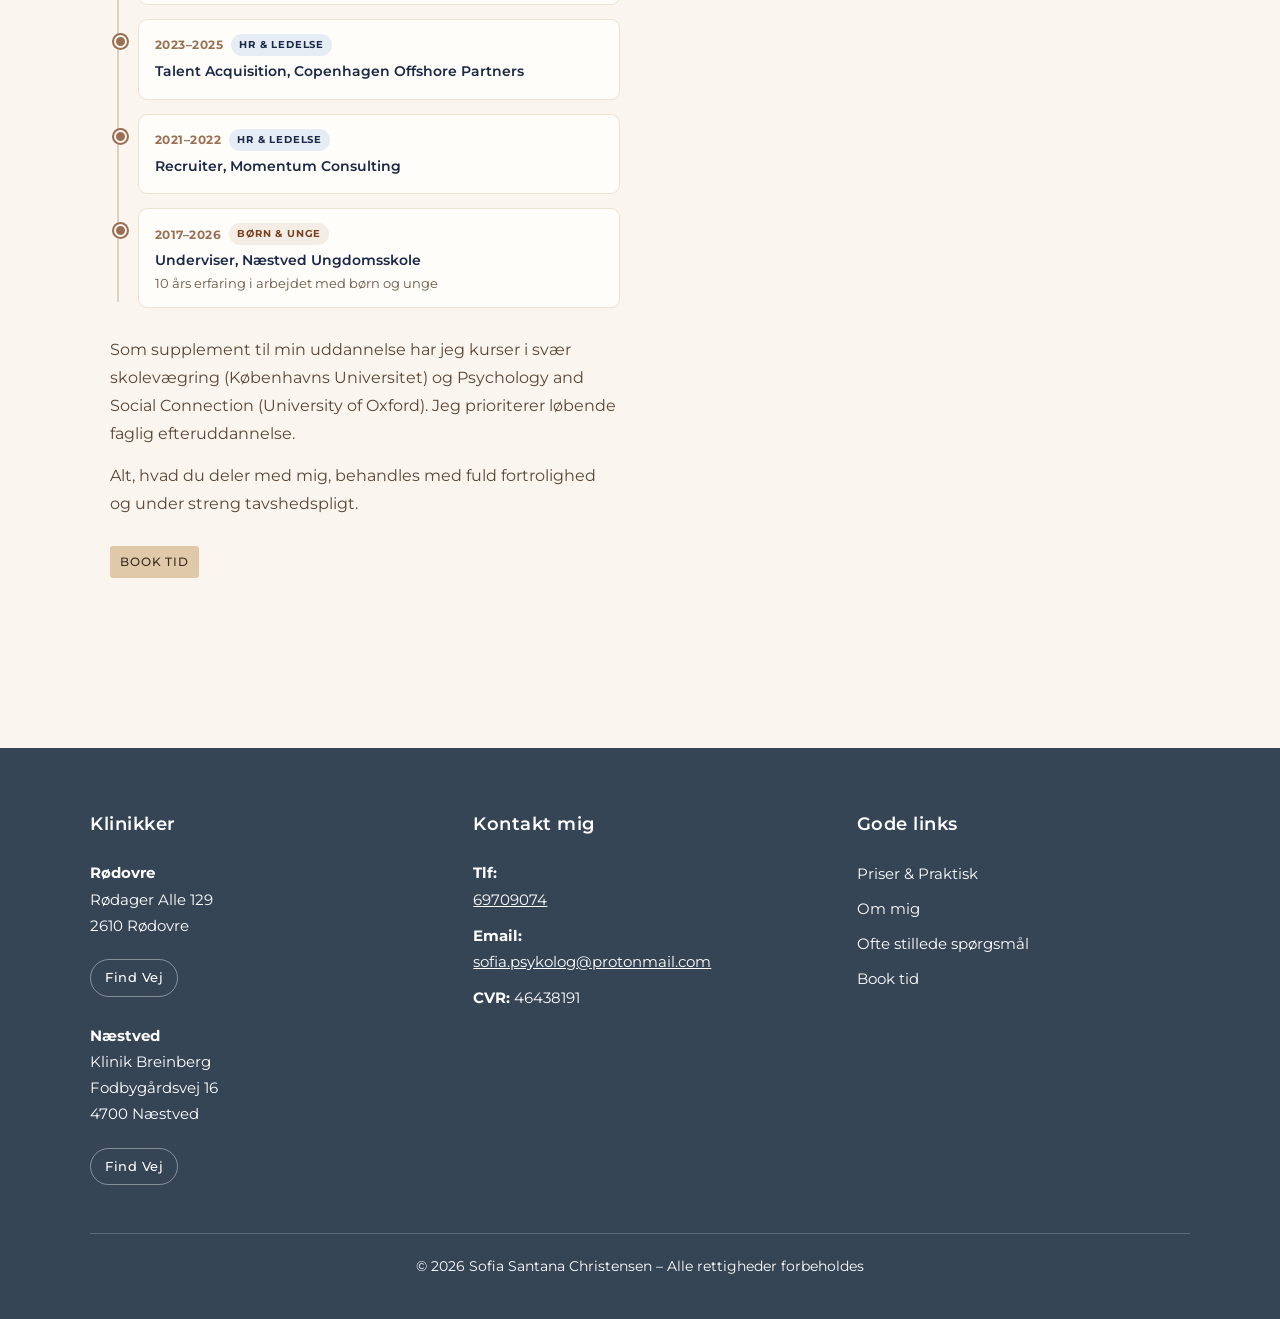
<file: om.html>
<!DOCTYPE html>
<html lang="da">
<head>
    <meta charset="UTF-8">
    <meta name="viewport" content="width=device-width, initial-scale=1">
    <title>Om – Sofia Santana Christensen</title>
    <link href="https://fonts.googleapis.com/css2?family=Montserrat:ital,wght@0,300;0,400;0,500;0,600;0,700;1,400&display=swap" rel="stylesheet">
    <link rel="stylesheet" href="style.css">
</head>
<body>
    <header class="site-header">
        <div class="header-inner">
            <div class="branding">
                <a href="index.html">Psykolog Sofia Santana Christensen</a>
            </div>
            <button class="hamburger-menu" id="hamburger-menu" aria-label="Menu">
                <span></span>
                <span></span>
                <span></span>
            </button>
            <nav class="main-nav" id="main-nav">
                <ul>
                    <li><a href="priser.html">Priser & Praktisk</a></li>
                    <li><a href="om.html" class="active">Om</a></li>
                    <li><a href="faq.html">FAQ</a></li>
                    <li><a href="kontakt.html">Kontakt</a></li>
                </ul>
            </nav>
        </div>
    </header>

    <script>
    document.addEventListener('DOMContentLoaded', function() {
        const hamburger = document.getElementById('hamburger-menu');
        const nav = document.getElementById('main-nav');

        hamburger.addEventListener('click', function() {
            nav.classList.toggle('active');
            hamburger.classList.toggle('active');
        });

        // Luk menu når man klikker på et link
        nav.querySelectorAll('a').forEach(link => {
            link.addEventListener('click', function() {
                nav.classList.remove('active');
                hamburger.classList.remove('active');
            });
        });
    });
    </script>

    <main>
        <section class="about-page">
            <div class="about-grid">
                <!-- TEKST TIL VENSTRE -->
                <div class="about-text reveal-left">
                    <h1>Om mig</h1>
                    <p><strong>Autoriseret Psykolog, cand.psych.aut.</strong><br>
                    Mit navn er Sofia Santana Christensen, og jeg er uddannet psykolog fra Københavns Universitet.</p>

                    <p>Jeg blev oprindeligt uddannet psykolog, fordi jeg altid har været optaget af det menneskelige sind, vores relationer og den måde, vi skaber mening og identitet i livet. For mig er psykologien ikke adskilt fra livet omkring os – den er fundamentet for, hvordan vi tænker, føler, handler og indgår i relationer med andre mennesker.</p>

                    <p>I terapien møder jeg dig med nysgerrighed, nærvær og ærlighed. Jeg interesserer mig for de mønstre, vi gentager, hvad de koster os, og hvordan vi kan begynde at udfordre dem på en måde, der skaber reel forandring.</p>

                    <p>Jeg tror på, at mening og menneskelig forbindelse er afgørende for trivsel. Derfor er mit fokus ikke kun at mindske det svære, men også at hjælpe dig med at skabe et liv, der føles mere ægte og meningsfuldt.</p>

                    <h2>Evidensbaserede terapiformer:</h2>
                    <ul>
                        <li><strong>Metakognitiv terapi (MKT):</strong> Ændrer måden, du forholder dig til dine tanker på.</li>
                        <li><strong>Acceptance and Commitment Therapy (ACT):</strong> Hjælper med at håndtere svære følelser og leve efter dine værdier.</li>
                        <li><strong>Kognitiv adfærdsterapi (KAT):</strong> Identificerer og ændrer uhensigtsmæssige tanke- og handlemønstre.</li>
                        <li><strong>Løsningsfokuseret terapi (LFT):</strong> Identificerer vilkår og handlemuligheder, samt tager udgangspunkt i dine styrker, ressourcer og det, der allerede virker.</li>
                        <li><strong>Psykoedukation:</strong> Praktiske redskaber, du kan bruge i hverdagen.</li>
                    </ul>

                    <h2>Tidligere erfaring</h2>
                    <p>Jeg har terapeutisk erfaring indenfor en bred vifte af problemstillinger: bl.a. stress, angst, depression, relationelle udfordringer, sorg og mistrivsel.</p>

                    <div class="timeline">
                        <div class="timeline-item">
                            <div class="timeline-dot"></div>
                            <div class="timeline-content">
                                <div class="timeline-header">
                                    <span class="timeline-period">2025–2026</span>
                                    <span class="timeline-tag tag-terapi">Terapi</span>
                                </div>
                                <h4>Terapeut, Prescriba</h4>
                            </div>
                        </div>
                        <div class="timeline-item">
                            <div class="timeline-dot"></div>
                            <div class="timeline-content">
                                <div class="timeline-header">
                                    <span class="timeline-period">2024–2026</span>
                                    <span class="timeline-tag tag-terapi">Terapi</span>
                                </div>
                                <h4>Terapeut, Psykologskolen</h4>
                            </div>
                        </div>
                        <div class="timeline-item">
                            <div class="timeline-dot"></div>
                            <div class="timeline-content">
                                <div class="timeline-header">
                                    <span class="timeline-period">2025</span>
                                    <span class="timeline-tag tag-born">Børn & Unge</span>
                                </div>
                                <h4>PPR psykologisk arbejde</h4>
                                <p>Fokus på børn med svær skolevægring</p>
                            </div>
                        </div>
                        <div class="timeline-item">
                            <div class="timeline-dot"></div>
                            <div class="timeline-content">
                                <div class="timeline-header">
                                    <span class="timeline-period">2023–2025</span>
                                    <span class="timeline-tag tag-hr">HR & Ledelse</span>
                                </div>
                                <h4>Talent Acquisition, Copenhagen Offshore Partners</h4>
                            </div>
                        </div>
                        <div class="timeline-item">
                            <div class="timeline-dot"></div>
                            <div class="timeline-content">
                                <div class="timeline-header">
                                    <span class="timeline-period">2021–2022</span>
                                    <span class="timeline-tag tag-hr">HR & Ledelse</span>
                                </div>
                                <h4>Recruiter, Momentum Consulting</h4>
                            </div>
                        </div>
                        <div class="timeline-item">
                            <div class="timeline-dot"></div>
                            <div class="timeline-content">
                                <div class="timeline-header">
                                    <span class="timeline-period">2017–2026</span>
                                    <span class="timeline-tag tag-born">Børn & Unge</span>
                                </div>
                                <h4>Underviser, Næstved Ungdomsskole</h4>
                                <p>10 års erfaring i arbejdet med børn og unge</p>
                            </div>
                        </div>
                    </div>

                    <p>Som supplement til min uddannelse har jeg kurser i svær skolevægring (Københavns Universitet) og Psychology and Social Connection (University of Oxford). Jeg prioriterer løbende faglig efteruddannelse.</p>

                    <p>Alt, hvad du deler med mig, behandles med fuld fortrolighed og under streng tavshedspligt.</p>

                    <div class="hero-actions">
                        <a href="kontakt.html" class="btn">Book tid</a>
                    </div>
                </div>

                <!-- BILLEDE TIL HØJRE -->
                <div class="about-image reveal-right">
                    <img src="images/Sofia1.jpg" alt="Sofia Santana Christensen">
                </div>
            </div>
        </section>
    </main>

    <footer>
        <div class="footer-content">
            <div class="footer-section">
                <h3>Klinikker</h3>
                <p><strong>Rødovre</strong><br>Rødager Alle 129<br>2610 Rødovre</p>
                <a href="https://www.google.com/maps/dir/?api=1&destination=R%C3%B8dager+Alle+129,+2610+R%C3%B8dovre,+Danmark" target="_blank" rel="noopener" class="find-vej-link">Find Vej</a>
                <p style="margin-top: 18px"><strong>Næstved</strong><br>Klinik Breinberg<br>Fodbygårdsvej 16<br>4700 Næstved</p>
                <a href="https://www.google.com/maps/dir/?api=1&destination=Fodbygårdsvej+16,+4700+Næstved,+Danmark" target="_blank" rel="noopener" class="find-vej-link">Find Vej</a>
            </div>
            <div class="footer-section">
                <h3>Kontakt mig</h3>
                <p><strong>Tlf:</strong> <a href="tel:69709074">69709074</a></p>
                <p><strong>Email:</strong> <a href="mailto:sofia.psykolog@protonmail.com">sofia.psykolog@protonmail.com</a></p>
                <p><strong>CVR:</strong> 46438191</p>
            </div>
            <div class="footer-section">
                <h3>Gode links</h3>
                <a href="priser.html">Priser & Praktisk</a>
                <a href="om.html">Om mig</a>
                <a href="faq.html">Ofte stillede spørgsmål</a>
                <a href="kontakt.html">Book tid</a>
            </div>
        </div>
        <div class="footer-copyright">
            © 2026 Sofia Santana Christensen – Alle rettigheder forbeholdes
        </div>
    </footer>

    <button class="floating-chat-btn" onclick="window.location.href='kontakt.html'">Book<br>Samtale</button>

<script>
(function(){var b=document.createElement('div');b.style.cssText='position:fixed;top:0;left:0;height:3px;width:0;background:linear-gradient(90deg,#1a2847,#9a7055);z-index:9999;pointer-events:none;transition:width 0.08s linear;';document.body.insertBefore(b,document.body.firstChild);window.addEventListener('scroll',function(){b.style.width=Math.min(window.scrollY/(document.documentElement.scrollHeight-window.innerHeight)*100,100)+'%';},{passive:true});})();
(function(){var o=new IntersectionObserver(function(e){e.forEach(function(e){if(e.isIntersecting){e.target.classList.add('visible');o.unobserve(e.target);}});},{threshold:0.08});document.querySelectorAll('.reveal,.reveal-up,.reveal-left,.reveal-right,.reveal-scale').forEach(function(el){o.observe(el);});})();
(function(){var b=document.querySelector('.floating-chat-btn');if(!b||window.innerWidth<900)return;var r;document.addEventListener('mousemove',function(e){cancelAnimationFrame(r);r=requestAnimationFrame(function(){var rc=b.getBoundingClientRect(),cx=rc.left+rc.width/2,cy=rc.top+rc.height/2,dx=e.clientX-cx,dy=e.clientY-cy,d=Math.sqrt(dx*dx+dy*dy),f=(130-d)/130;b.style.transform=d<130?'translate('+(dx*f*0.3)+'px,'+(dy*f*0.3)+'px) scale('+(1+f*0.07)+')':'';});},{passive:true});})();
</script>

</body>
</html>
</file>
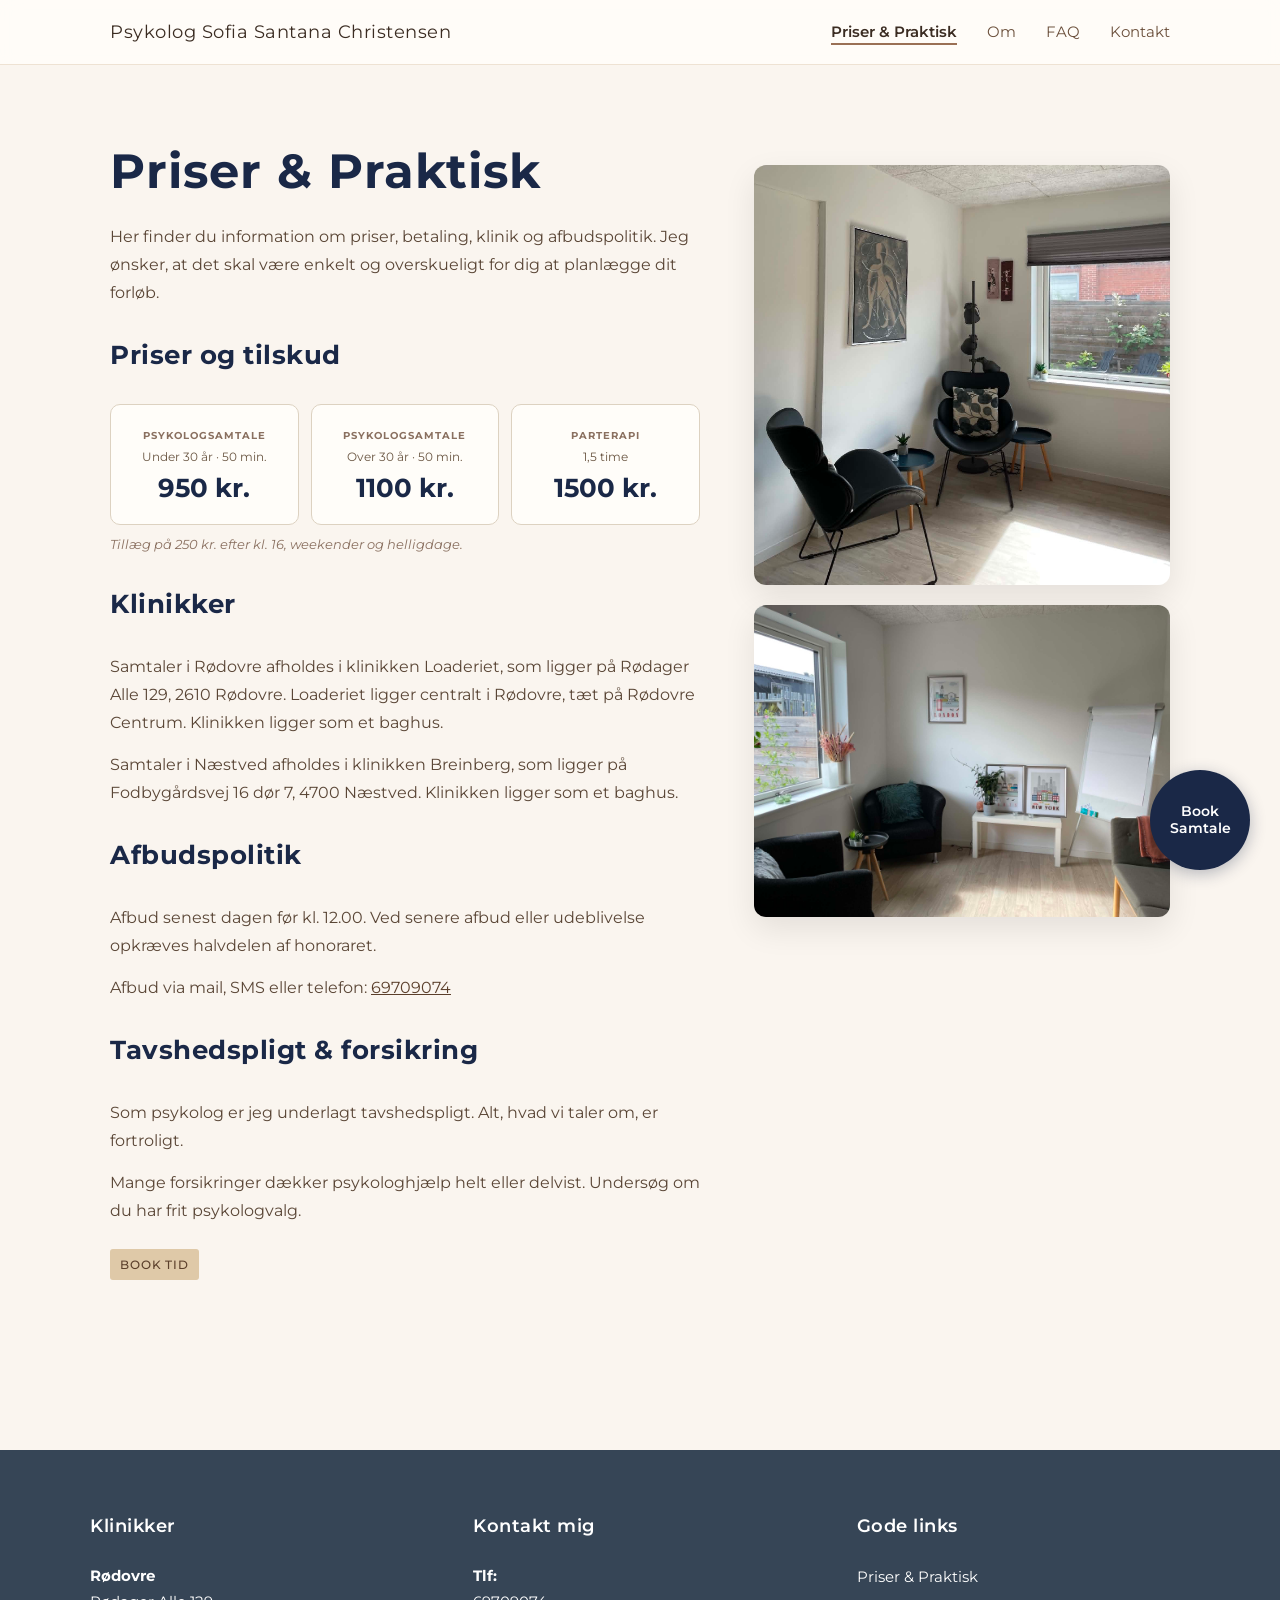
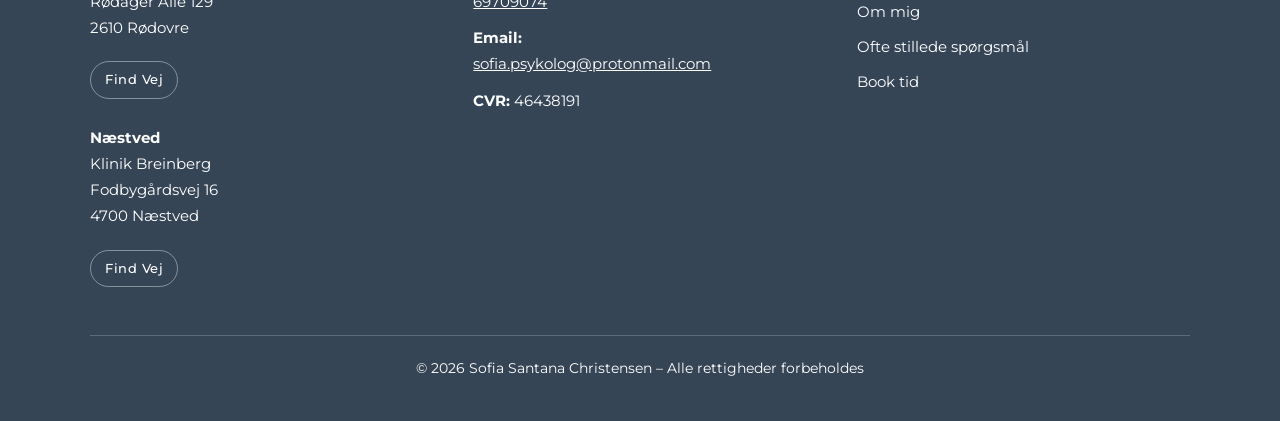
<file: priser.html>
<!DOCTYPE html>
<html lang="da">
<head>
    <meta charset="UTF-8">
    <meta name="viewport" content="width=device-width, initial-scale=1">
    <title>Priser & Praktisk – Sofia Santana Christensen</title>
    <link href="https://fonts.googleapis.com/css2?family=Montserrat:ital,wght@0,300;0,400;0,500;0,600;0,700;1,400&display=swap" rel="stylesheet">
    <link rel="stylesheet" href="style.css">
</head>
<body>

<header class="site-header">
    <div class="header-inner">
        <div class="branding">
            <a href="index.html">Psykolog Sofia Santana Christensen</a>
        </div>
        <button class="hamburger-menu" id="hamburger-menu" aria-label="Menu">
            <span></span>
            <span></span>
            <span></span>
        </button>
        <nav class="main-nav" id="main-nav">
            <ul>
                <li><a href="priser.html" class="active">Priser & Praktisk</a></li>
                <li><a href="om.html">Om</a></li>
                <li><a href="faq.html">FAQ</a></li>
                <li><a href="kontakt.html">Kontakt</a></li>
            </ul>
        </nav>
    </div>
</header>

<script>
document.addEventListener('DOMContentLoaded', function() {
    const hamburger = document.getElementById('hamburger-menu');
    const nav = document.getElementById('main-nav');

    hamburger.addEventListener('click', function() {
        nav.classList.toggle('active');
        hamburger.classList.toggle('active');
    });

    // Luk menu når man klikker på et link
    nav.querySelectorAll('a').forEach(link => {
        link.addEventListener('click', function() {
            nav.classList.remove('active');
            hamburger.classList.remove('active');
        });
    });
});
</script>

<main>
    <section class="prices-page">
    <div class="prices-grid">
        <!-- TEKST FØRST (VENSTRE) -->
        <div class="prices-text reveal-left">
            <h1>Priser & Praktisk</h1>
            <p>Her finder du information om priser, betaling, klinik og afbudspolitik.  
               Jeg ønsker, at det skal være enkelt og overskueligt for dig at planlægge dit forløb.</p>

            <h2>Priser og tilskud</h2>
            <div class="price-cards">
                <div class="price-card">
                    <div class="price-card-info">
                        <div class="price-card-label">Psykologsamtale</div>
                        <div class="price-card-note">Under 30 år · 50 min.</div>
                    </div>
                    <div class="price-card-price">950 kr.</div>
                </div>
                <div class="price-card">
                    <div class="price-card-info">
                        <div class="price-card-label">Psykologsamtale</div>
                        <div class="price-card-note">Over 30 år · 50 min.</div>
                    </div>
                    <div class="price-card-price">1100 kr.</div>
                </div>
                <div class="price-card">
                    <div class="price-card-info">
                        <div class="price-card-label">Parterapi</div>
                        <div class="price-card-note">1,5 time</div>
                    </div>
                    <div class="price-card-price">1500 kr.</div>
                </div>
            </div>
            <p class="price-note">Tillæg på 250 kr. efter kl. 16, weekender og helligdage.</p>

            <h2>Klinikker</h2>
            <p>Samtaler i Rødovre afholdes i klinikken Loaderiet, som ligger på Rødager Alle 129, 2610 Rødovre. Loaderiet ligger centralt i Rødovre, tæt på Rødovre Centrum. Klinikken ligger som et baghus.</p>
            <p>Samtaler i Næstved afholdes i klinikken Breinberg, som ligger på Fodbygårdsvej 16 dør 7, 4700 Næstved. Klinikken ligger som et baghus.</p>

            <h2>Afbudspolitik</h2>
            <p>Afbud senest dagen før kl. 12.00. Ved senere afbud eller udeblivelse opkræves halvdelen af honoraret.</p>
            <p>Afbud via mail, SMS eller telefon: <a href="tel:69709074">69709074</a></p>

            <h2>Tavshedspligt & forsikring</h2>
            <p>Som psykolog er jeg underlagt tavshedspligt. Alt, hvad vi taler om, er fortroligt.</p>
            <p>Mange forsikringer dækker psykologhjælp helt eller delvist. Undersøg om du har frit psykologvalg.</p>

            <a href="kontakt.html" class="btn">Book tid</a>
        </div>

        <!-- BILLEDER TIL HØJRE -->
        <div class="prices-image reveal-right">
            <img src="images/Lokale1.jpg" alt="Kliniklokale">
            <img src="images/Lokale2.jpg" alt="Kliniklokale">
        </div>
    </div>
</section>
</main>

<footer>
    <div class="footer-content">
        <div class="footer-section">
            <h3>Klinikker</h3>
            <p><strong>Rødovre</strong><br>Rødager Alle 129<br>2610 Rødovre</p>
            <a href="https://www.google.com/maps/dir/?api=1&destination=R%C3%B8dager+Alle+129,+2610+R%C3%B8dovre,+Danmark" target="_blank" rel="noopener" class="find-vej-link">Find Vej</a>
            <p style="margin-top: 18px"><strong>Næstved</strong><br>Klinik Breinberg<br>Fodbygårdsvej 16<br>4700 Næstved</p>
            <a href="https://www.google.com/maps/dir/?api=1&destination=Fodbygårdsvej+16,+4700+Næstved,+Danmark" target="_blank" rel="noopener" class="find-vej-link">Find Vej</a>
        </div>
        <div class="footer-section">
            <h3>Kontakt mig</h3>
            <p><strong>Tlf:</strong> <a href="tel:69709074">69709074</a></p>
            <p><strong>Email:</strong> <a href="mailto:sofia.psykolog@protonmail.com">sofia.psykolog@protonmail.com</a></p>
            <p><strong>CVR:</strong> 46438191</p>
        </div>
        <div class="footer-section">
            <h3>Gode links</h3>
            <a href="priser.html">Priser & Praktisk</a>
            <a href="om.html">Om mig</a>
            <a href="faq.html">Ofte stillede spørgsmål</a>
            <a href="kontakt.html">Book tid</a>
        </div>
    </div>
    <div class="footer-copyright">
        © 2026 Sofia Santana Christensen – Alle rettigheder forbeholdes
    </div>
</footer>

<button class="floating-chat-btn" onclick="window.location.href='kontakt.html'">Book<br>Samtale</button>

<script>
(function(){var b=document.createElement('div');b.style.cssText='position:fixed;top:0;left:0;height:3px;width:0;background:linear-gradient(90deg,#1a2847,#9a7055);z-index:9999;pointer-events:none;transition:width 0.08s linear;';document.body.insertBefore(b,document.body.firstChild);window.addEventListener('scroll',function(){b.style.width=Math.min(window.scrollY/(document.documentElement.scrollHeight-window.innerHeight)*100,100)+'%';},{passive:true});})();
(function(){var o=new IntersectionObserver(function(e){e.forEach(function(e){if(e.isIntersecting){e.target.classList.add('visible');o.unobserve(e.target);}});},{threshold:0.08});document.querySelectorAll('.reveal,.reveal-up,.reveal-left,.reveal-right,.reveal-scale').forEach(function(el){o.observe(el);});})();
(function(){var b=document.querySelector('.floating-chat-btn');if(!b||window.innerWidth<900)return;var r;document.addEventListener('mousemove',function(e){cancelAnimationFrame(r);r=requestAnimationFrame(function(){var rc=b.getBoundingClientRect(),cx=rc.left+rc.width/2,cy=rc.top+rc.height/2,dx=e.clientX-cx,dy=e.clientY-cy,d=Math.sqrt(dx*dx+dy*dy),f=(130-d)/130;b.style.transform=d<130?'translate('+(dx*f*0.3)+'px,'+(dy*f*0.3)+'px) scale('+(1+f*0.07)+')':'';});},{passive:true});})();
</script>

</body>
</html>
</file>
<file: style.css>
/* =========================
   RESET
========================= */
*{
    margin:0;
    padding:0;
    box-sizing:border-box;
}

/* =========================
   BASE
========================= */
body{
    font-family:'Montserrat', sans-serif;
    line-height:1.8;
    color:#3b2c22;
    background:#faf5ef;
    overflow-x: clip;
}

main{
    max-width:1100px;
    margin:auto;
    padding:80px 20px;
}

section{
    margin-bottom:90px;
}

/* TYPOGRAFI */
h1, h2, h3{
    font-family: 'Montserrat', sans-serif;
    letter-spacing:0.5px;
    color: #1a2847;
}

h1{
    font-size:48px;
    font-weight:700;
    line-height:1.1;
    color: #1a2847;
    letter-spacing:0.02em;
}


h2,
h3{
    color: #1a2847;
}

h2{
    font-size:26px;
    font-weight:700;
}

h3{
    font-size:20px;
    font-weight:600;
}

p{
    font-size:16px;
    color:#5a4636;
    line-height:1.75;
}

.hero-left p,
.themes-intro p,
.about p {
    margin-bottom: 18px;
}

.hero-left p:last-of-type,
.themes-intro p:last-of-type,
.about p:last-of-type {
    margin-bottom: 0;
}

/* =========================
   HEADER
========================= */
.site-header{
    position:sticky;
    top:0;
    z-index:1000;

    background:rgba(255, 253, 249, 0.85);
    backdrop-filter:blur(10px);

    border-bottom:1px solid #eee2d3;
}

.header-inner{
    max-width:1100px;
    margin:auto;
    display:flex;
    justify-content:space-between;
    align-items:center;
    padding:16px 20px;
}

/* Logo */
.branding a{
    font-family: 'Montserrat', sans-serif;
    font-size:18px;
    letter-spacing:0.5px;
    color:#3b2c22;
    text-decoration:none;
}

/* Navigation */
.main-nav ul{
    display:flex;
    gap:30px;
    list-style:none;
}

.main-nav a{
    font-size:15px;
    color:#6b4f3b;
    text-decoration:none;
    position:relative;
}

/* Smooth underline */
.main-nav a::after{
    content:"";
    position:absolute;
    left:0;
    bottom:-4px;
    width:0%;
    height:2px;
    background:#9a7055;
    transition:0.3s;
}

.main-nav a:hover::after{
    width:100%;
}

.main-nav a.active {
    color: #3b2c22;
    font-weight: 600;
}

.main-nav a.active::after {
    width: 100%;
}

/* =========================
   BUTTONS
========================= */
.btn{
    display:inline-block;
    margin-top:10px;
    padding:5px 10px;
    background:#dfc9a8;
    color:#3b2c22;
    border-radius:3px;
    text-decoration:none;
    font-weight:500;
    font-size:12px;
    letter-spacing:0.07em;
    text-transform:uppercase;
    transition:background .2s ease;
    border:none;
    cursor:pointer;
}

.btn:hover{
    background:#cdb490;
}

/* =========================
   HERO
========================= */
.hero{
    display:grid;
    grid-template-columns:1fr 1fr;
    gap:70px;
    align-items:start;
    margin-bottom: 0;
    grid-template-rows: auto 1fr;
}

.hero-title {
    grid-column: 1 / -1;
    font-size: clamp(28px, 5.7vw, 66px);
    font-weight: 700;
    color: #1a2847;
    line-height: 1.08;
    margin-bottom: 16px;
    white-space: nowrap;
}

.hero-subtitle {
    display: block;
    font-size: 0.52em;
    font-style: italic;
    font-weight: 500;
    margin-top: 0.25em;
    color: #1a2847;
}

.hero-subtitle::before {
    display: none;
}

.hero-left{
    animation:fadeUp 0.8s ease;
}

.hero-right{
    height:auto;
    min-height:400px;
    border-radius:12px;
    overflow:hidden;
    box-shadow:0 20px 50px rgba(0,0,0,0.08);
    animation:fadeIn 1s ease;
}

.hero-right img{
    width:100%;
    height:100%;
    object-fit:cover;
}

.hero-quote {
    margin: 15px;
    padding: 14px 18px;
    background: rgba(255, 255, 255, 0.85);
    border-left: 4px solid #9a7055;
    border-radius: 8px;
    color: #5b3f2b;
    font-family: 'Montserrat', sans-serif;
    line-height: 1.4;
    position: relative;
    top: -12px;
}

/* Mobile hero image - hidden by default */
.mobile-hero-image {
    display: none;
}

/* =========================
   SCROLL REVEAL
========================= */
.reveal {
    opacity: 0;
    transform: translateY(28px);
    transition: opacity 0.7s ease, transform 0.7s ease;
}
.reveal.visible {
    opacity: 1;
    transform: translateY(0);
}
.reveal-up {
    opacity: 0;
    transform: translateY(22px);
    transition: opacity 0.6s ease, transform 0.6s ease;
}
.reveal-up.visible {
    opacity: 1;
    transform: translateY(0);
}

.scroll-banner {
    margin: 100px auto;
    max-width: 1100px;
    padding: 50px 60px;
    background: #ffffff;
    color: #3b2c22;
    border-radius: 12px;
    box-shadow: 0 6px 22px rgba(0,0,0,0.10);
    font-family: 'Montserrat', sans-serif;
    font-weight: 700;
    text-align: center;
    display: flex;
    flex-direction: column;
    align-items: center;
    justify-content: center;
    gap: 16px;
    letter-spacing: 0.03em;
    font-size: 1.3rem;
}

.scroll-banner.visible {
    opacity: 1;
    transform: none;
    pointer-events: auto;
}

.quote-text {
    display: block;
    font-style: italic;
}

.quote-divider {
    width: 60px;
    border: none;
    border-top: 1.5px solid #3b2c22;
    margin: 0;
}

.quote-author {
    font-size: 1rem;
    font-weight: 500;
    letter-spacing: 0.06em;
}
/* CITAT */
.quote{
    margin-top:25px;
    padding-left:15px;
    border-left:3px solid #9a7055;
    font-family: 'Montserrat', sans-serif;
    color:#6b4f3b;
}

/* =========================
   JEG TILBYDER SECTION
========================= */
.offerings {
    background: white;
    padding: 50px;
    border-radius: 12px;
    box-shadow: 0 10px 30px rgba(0,0,0,0.05);
    margin-bottom: 110px;
    margin-top: 0;
}

.offerings h2 {
    margin-bottom: 30px;
}

.offerings-grid {
    display: grid;
    grid-template-columns: repeat(3, 1fr);
    gap: 30px;
}

.offering-item {
    background: #f7f2ea;
    padding: 28px;
    border-radius: 10px;
    border: 1px solid #eee2d3;
}

.offering-icon {
    display: block;
    width: 36px;
    height: 36px;
    color: #1a2847;
    stroke: #1a2847;
    margin-bottom: 14px;
}

.offering-item h3 {
    color: #1a2847;
    margin-bottom: 12px;
    font-size: 20px;
}

.offering-item p {
    font-size: 15px;
    color: #6b5744;
    line-height: 1.7;
}

@media(max-width:900px){
    .offerings-grid {
        grid-template-columns: 1fr;
    }
    
    .themes {
        grid-template-columns: 1fr;
        gap: 30px;
    }
    
    .themes h2 {
        grid-column: 1;
    }
    
    .themes-list {
        grid-column: 1;
    }
}

/* =========================
   CARDS
========================= */
.about,
.themes{
    background:#fffdf9;
    padding:60px 50px;
    border-radius:12px;
    box-shadow:0 10px 30px rgba(0,0,0,0.05);
}

/* =========================
   THEMES (VENSTRE TEKST + HØJRE ITEMS)
========================= */
.themes{
    text-align:left;
    background:transparent;
    padding:12px 0 0 0;
    box-shadow:none;
    display:grid;
    grid-template-columns: 1fr 1fr;
    column-gap:60px;
    row-gap:0px;
    align-items:start;
    margin-bottom:90px;
}

.themes h2 {
    grid-column: 1;
    grid-row: 1;
    margin-top: 0;
    margin-bottom: 16px;
    font-size: 36px;
}

.themes-list {
    grid-column: 2;
    grid-row: 1 / span 2;
    align-self: center;
    margin-top: 0;
}

.themes-intro {
    grid-column: 1;
    grid-row: 2;
    font-size: 16px;
    line-height: 1.8;
    color: #5a4636;
    margin-top: 0;
    margin-bottom: 10px;
    max-width: none;
}

.themes-list ul {
    display: grid;
    grid-template-columns: repeat(2, minmax(160px, 1fr));
    gap: 11px;
    margin-top: 0;
    padding-left: 0;
}


.themes-list ul{
    list-style:none;
    margin-top:0;
    display:grid;
    grid-template-columns:repeat(2, minmax(160px,1fr));
    gap:12px;
    margin-left:0;
    padding-left:0;
}

.themes-list li{
    background:#fffdf9;
    padding:12px 16px;
    border-radius:8px;
    text-align:center;
    transition:0.25s;
    border:1px solid #ddd2c1;
    min-height:auto;
    line-height:1.4;
    position:relative;
    cursor:pointer;
    z-index: 1;
    font-size: 15px;
}

.themes-list li:hover {
    z-index: 50;
}

.themes-list li::after {
    content: attr(data-tooltip);
    position: absolute;
    left: 50%;
    top: 100%;
    transform: translateX(-50%) translateY(4px);
    opacity: 0;
    visibility: hidden;
    background: #fffdf9;
    color: #3b2c22;
    border: 1px solid #ddd2c1;
    padding: 12px 16px;
    border-radius: 12px;
    font-size: 14px;
    font-weight: 400;
    line-height: 1.65;
    white-space: normal;
    max-width: 280px;
    width: max-content;
    word-wrap: break-word;
    pointer-events: none;
    transition: opacity 0.2s, transform 0.2s;
    box-shadow: 0 8px 32px rgba(0,0,0,0.13);
    z-index: 250;
}

.themes-list li:hover::after,
.themes-list li.active::after {
    opacity: 1;
    visibility: visible;
    transform: translateX(-50%) translateY(8px);
    z-index: 250;
}

.themes-list li:hover,
.themes-list li.active {
    transform:translateX(5px);
    background:#e8d8bd;
    z-index: 50;
}

/* Removed white-space: nowrap for better mobile responsiveness */

.offerings h2 {
    text-align: center;
}


/* =========================
   PRISER / OM / KONTAKT GRID
========================= */
.prices-page .prices-grid,
.about-page .about-grid,
.contact-page .contact-grid {
    display:grid;
    grid-template-columns:1fr 1fr;
    gap:32px;
    max-width:1100px;
    margin:auto;
    align-items: center;
    align-content:start;
}

.contact-left {
    display:flex;
    flex-direction:column;
    height:100%;
    gap: 6px;
    max-height: 100%;
}

.contact-text h2 {
    margin-bottom: 4px;
}

.contact-text p {
    margin-top: 1px;
    margin-bottom: 6px;
}

.contact-text p {
    margin-top: 0;
    margin-bottom: 12px;
}


.contact-form {
    display: grid;
    grid-gap: 8px;
    width: 100%;
}

.contact-form-section h2 {
    margin-top:0;
    margin-bottom:8px;
    font-size: 24px;
    line-height: 1.2;
}
.contact-form p {
    margin-bottom: 10px;
}


.about-page h1,
.prices-page h1,
.prices-page h2 {
    margin-bottom: 25px;
}

.about-page h2 {
    margin-bottom: 20px;
}

.about-text p,
.prices-text p {
    margin-bottom: 14px;
}

.contact-page .contact-text {
    display: grid;
    grid-template-rows: auto auto;
    gap: 24px;
}



.prices-text, .about-text, .contact-text {
    max-width:600px;
    padding-right:10px;
}

.prices-image img, .about-image img, .contact-image img {
    width:100%;
    max-width:420px;
    height:auto;
    border-radius:12px;
    box-shadow:0 15px 30px rgba(0,0,0,0.08);
}

.prices-page .prices-grid {
    grid-template-columns: 3fr 2fr;
}

/* Kun Priser-siden */
.prices-page .prices-image {
    align-self: start;
    margin-top: 20px;
    display: flex;
    flex-direction: column;
    gap: 20px;
}

.prices-page .prices-image img {
    max-width: 100%;
}

.prices-page .prices-image img:first-child {
    max-height: 420px;
    object-fit: cover;
    object-position: center bottom;
}

/* Kun Om-siden */
.about-page .about-image {
    align-self: start;
    margin-top: 20px;
}

.about-page .about-image img {
    object-fit: cover;
    object-position: center 70%;
    height: 600px;
    max-width: 100%;
}

.prices-text ul, .about-text ul, .contact-text ul {
    padding-left: 22px;
    margin-top: 12px;
    margin-bottom: 18px;
}

.prices-text li, .about-text li, .contact-text li {
    margin-bottom: 8px;
    line-height: 1.45;
}

.prices-page h2, .about-page h2, .contact-page h2 {
    margin-top: 25px;
}

/* Hvis der kun er én kolonne på mobil */
@media(max-width:900px){
    .prices-page .prices-grid,
    .about-page .about-grid,
    .contact-page .contact-grid {
        grid-template-columns:1fr;
    }

    .prices-text, .about-text, .contact-text {
        max-width:none;
    }

    .prices-page .prices-image {
        margin-top: 0;
    }
}

/* Ændrer farven på email og telefon links på kontakt-siden */
.contact-text a,
.prices-text a {
    color: #5b3f2b;
    text-decoration: none;
}

.contact-text a:hover,
.prices-text a:hover {
    text-decoration: underline;
    color: #3b2c22;
}

/* =========================
   FLOATING CHAT BUTTON
========================= */
.floating-chat-btn {
    position: fixed;
    bottom: 30px;
    right: 30px;
    width: 100px;
    height: 100px;
    background: #1a2847;
    color: white;
    border: none;
    border-radius: 50%;
    font-size: 14px;
    font-weight: 600;
    cursor: pointer;
    box-shadow: 0 4px 16px rgba(26, 40, 71, 0.3);
    display: flex;
    align-items: center;
    justify-content: center;
    text-align: center;
    transition: all 0.3s ease;
    z-index: 98;
    padding: 12px;
    font-family: 'Montserrat', sans-serif;
    line-height: 1.2;
}

.floating-chat-btn:hover {
    transform: scale(1.1);
    box-shadow: 0 6px 24px rgba(26, 40, 71, 0.4);
}

/* =========================
   FOOTER (3-KOLONNE LAYOUT)
========================= */
footer {
    background: #364556;
    color: white !important;
    padding: 60px 20px 40px;
    text-align: left;
    font-size: 15px;
}

footer, footer * {
    color: white !important;
}

.footer-content {
    max-width: 1100px;
    margin: 0 auto;
    display: grid;
    grid-template-columns: 1fr 1fr 1fr;
    gap: 50px;
    margin-bottom: 40px;
}

.footer-section h3 {
    color: white;
    font-size: 18px;
    margin-bottom: 20px;
    font-weight: 600;
}

.footer-section p {
    margin-bottom: 10px;
    font-size: 15px;
    color: #d0d0d0;
}

.footer-section a {
    color: white !important;
    text-decoration: none;
    display: block;
    margin-bottom: 8px;
    transition: 0.2s;
}

.footer-section a:hover {
    color: #9a7055;
    text-decoration: none;
}

.find-vej-link {
    display: inline-block !important;
    margin-top: 10px;
    padding: 6px 14px;
    border: 1px solid rgba(255,255,255,0.4);
    border-radius: 20px;
    font-size: 13px;
    font-weight: 500;
    letter-spacing: 0.04em;
}

.find-vej-link:hover {
    background: rgba(255,255,255,0.1);
    border-color: #9a7055;
}

.footer-copyright {
    max-width: 1100px;
    margin: 0 auto;
    border-top: 1px solid rgba(255,255,255,0.2);
    padding-top: 20px;
    text-align: center;
    font-size: 14px;
    color: #aaa;
}

/* =========================
   ANIMATIONER
========================= */
@keyframes fadeUp{
    from{
        opacity:0;
        transform:translateY(20px);
    }
    to{
        opacity:1;
        transform:translateY(0);
    }
}

@keyframes fadeIn{
    from{
        opacity:0;
    }
    to{
        opacity:1;
    }
}

/* =========================
   HAMBURGER MENU (MOBILE ONLY)
========================= */
.hamburger-menu {
    display: none;
    flex-direction: column;
    background: none;
    border: none;
    cursor: pointer;
    padding: 4px;
    gap: 5px;
    z-index: 1001;
}

.hamburger-menu span {
    width: 25px;
    height: 3px;
    background: #3b2c22;
    border-radius: 3px;
    transition: all 0.3s ease;
    display: block;
}

/* Hamburger animation when active */
.hamburger-menu.active span:nth-child(1) {
    transform: translateY(8px) rotate(45deg);
}

.hamburger-menu.active span:nth-child(2) {
    opacity: 0;
}

.hamburger-menu.active span:nth-child(3) {
    transform: translateY(-8px) rotate(-45deg);
}

/* =========================
   RESPONSIVE - TABLET & SMALL DESKTOP (900px and below)
========================= */
@media(max-width:900px){
    /* HEADER */
    .header-inner {
        flex-wrap: wrap;
        gap: 16px;
    }

    .branding a {
        font-size: 16px;
        flex: 1 0 auto;
    }

    .main-nav ul {
        flex-direction: column;
        gap: 8px;
        width: 100%;
    }

    .main-nav li {
        width: 100%;
    }

    .main-nav a {
        font-size: 14px;
        display: block;
        padding: 8px 0;
    }

    /* BASE TYPOGRAPHY */
    h1{
        font-size:38px;
        line-height: 1.2;
    }

    h2 {
        font-size: 28px;
    }

    h3 {
        font-size: 18px;
    }

    p {
        font-size: 15px;
    }

    /* HERO SECTION */
    .hero {
        grid-template-columns: 1fr;
        gap: 40px;
        margin-bottom: 40px;
    }

    .hero-title {
        margin-bottom: 16px;
    }

    .hero-right {
        min-height: 280px;
        height: auto;
    }

    /* Mobile hero image */
    .mobile-hero-image {
        display: block;
        width: 100%;
        height: 320px;
        object-fit: cover;
        object-position: center 30%;
        margin-bottom: 15px;
    }

    .hero-right {
        display: none;
    }

    .hero-quote {
        font-size: 14px;
        padding: 12px 16px;
        margin: 12px;
        top: -10px;
    }

    /* SCROLL BANNER */
    .scroll-banner {
        margin: 80px auto;
        padding: 36px 30px;
        font-size: 1.1rem;
    }

    /* OFFERINGS SECTION */
    .offerings {
        padding: 30px;
        margin-bottom: 60px;
        margin-top: 40px;
    }

    .offerings h2 {
        margin-bottom: 24px;
        font-size: 26px;
    }

    .offerings-grid {
        gap: 20px;
    }

    .offering-item {
        padding: 20px;
    }

    .offering-item .offering-header {
        display: flex;
        align-items: center;
        gap: 10px;
        margin-bottom: 10px;
    }

    .offering-item .offering-header .offering-icon {
        margin-bottom: 0;
        flex-shrink: 0;
    }

    .offering-item .offering-header h3 {
        margin-bottom: 0;
        min-width: 0;
        flex: 1;
    }

    .offering-item h3 {
        font-size: 18px;
    }

    .offering-item p {
        font-size: 14px;
    }

    /* THEMES SECTION */
    .themes {
        grid-template-columns: 1fr;
        gap: 20px;
        padding: 0;
        margin-bottom: 60px;
    }

    .themes h2 {
        grid-column: 1;
        grid-row: 1;
        font-size: 28px;
        margin-bottom: 8px;
    }

    .themes-intro {
        grid-column: 1;
        grid-row: 2;
        font-size: 15px;
        margin-bottom: 16px;
        max-width: 100%;
    }

    .themes-list {
        grid-column: 1;
        grid-row: 3;
        align-self: start;
    }

    .themes-list ul {
        grid-template-columns: repeat(2, 1fr);
        gap: 8px;
    }

    .themes-list li {
        padding: 10px 14px;
        font-size: 14px;
    }

    .themes-list li::after {
        display: block;
    }

    .themes-list li.active::after {
        display: block;
    }

    /* GRID LAYOUTS (PRICES, ABOUT, CONTACT) */
    .prices-page .prices-grid,
    .about-page .about-grid,
    .contact-page .contact-grid {
        grid-template-columns: 1fr;
        gap: 24px;
    }

    .prices-text, .about-text, .contact-text {
        max-width: 100%;
        padding-right: 0;
    }

    .prices-page .prices-image,
    .about-page .about-image,
    .contact-page .contact-image {
        margin-top: 0;
    }

    .prices-page .prices-image {
        margin-top: 0;
    }

    .prices-image img, .about-image img, .contact-image img {
        max-width: 85%;
        height: auto;
        margin: 0 auto;
        display: block;
    }

    .prices-page h1,
    .about-page h1,
    .contact-page h1 {
        font-size: 32px;
        white-space: normal;
        margin-bottom: 16px;
    }

    .prices-page h2,
    .about-page h2,
    .contact-page h2 {
        font-size: 22px;
        white-space: normal;
        margin-top: 20px;
        margin-bottom: 12px;
    }

    .prices-text ul, .about-text ul {
        padding-left: 20px;
    }

    .prices-text li, .about-text li {
        font-size: 14px;
    }

    /* CONTACT FORM */
    .contact-form-section {
        padding: 16px;
        margin-left: -20px;
        width: calc(100% + 40px);
    }

    .contact-form label {
        font-size: 14px;
    }

    .contact-form input,
    .contact-form textarea {
        padding: 10px;
        font-size: 16px;
    }

    /* FAQ */
    .faq-page h1 {
        font-size: 32px;
        margin-bottom: 12px;
    }

    .faq-item h3 {
        font-size: 18px;
        margin-bottom: 10px;
    }

    .faq-item p {
        font-size: 14px;
    }

    .faq-item {
        margin-bottom: 24px;
        padding-bottom: 24px;
    }

    .faq-cta {
        padding: 24px;
    }

    /* FOOTER */
    .footer-content {
        grid-template-columns: 1fr;
        gap: 24px;
        margin-bottom: 24px;
    }

    footer {
        padding: 40px 20px 24px;
    }

    .footer-section h3 {
        font-size: 16px;
        margin-bottom: 12px;
    }

    .footer-section p {
        font-size: 14px;
    }

    /* FLOATING BUTTON */
    .floating-chat-btn {
        width: 80px;
        height: 80px;
        font-size: 12px;
        bottom: 20px;
        right: 20px;
        padding: 10px;
    }

    /* MAIN PADDING */
    main {
        padding: 45px 16px;
    }

    section {
        margin-bottom: 60px;
    }
}

/* =========================
   RESPONSIVE - PHONES & SMALL TABLETS (max-width: 600px)
========================= */
@media(max-width: 600px){
    /* HEADER */
    .site-header {
        position: sticky;
        top: 0;
        z-index: 1000;
    }

    .header-inner {
        height: 54px; /* 🔥 samme som din menu top */
        padding: 8px 12px;
        gap: 8px;
        display: flex;
        align-items: center;
        justify-content: center;
        position: relative;
    }
    
    .branding {
        width: auto;
        flex-shrink: 1;
        min-width: 0;
    }

    .branding a {
        font-size: 11px;
        white-space: nowrap;
        overflow: hidden;
        text-overflow: ellipsis;
    }

    /* Show hamburger menu on mobile */
    .hamburger-menu {
        height: 100%;
        display: flex;
        justify-content: center;
        margin-left: auto;
    }
    

    .main-nav {
        position: fixed;
        top: 54px;
        left: 0;
        right: 0;
        background: rgba(255, 253, 249, 0.98);
        backdrop-filter: blur(10px);
        border-bottom: 1px solid #eee2d3;
        max-height: 0;
        overflow: hidden;
        transition: max-height 0.3s ease;
        z-index: 999;
        width: 100%;
    }

    .main-nav.active {
        max-height: 300px;
    }

    .main-nav ul {
        flex-direction: column;
        gap: 0;
        width: 100%;
        padding: 16px 0;
        list-style: none;
    }

    .main-nav li {
        width: 100%;
        border: none;
        padding: 0;
        margin: 0;
    }

    .main-nav li:first-child {
        border-top: none;
    }

    .main-nav a {
        font-size: 13px;
        display: block;
        padding: 14px 16px;
        text-align: center;
    }

    /* BASE TYPOGRAPHY */
    html {
        font-size: 14px;
    }

    h1 {
        font-size: 28px;
        line-height: 1.25;
    }

    h2 {
        font-size: 22px;
        line-height: 1.3;
    }

    h3 {
        font-size: 16px;
    }

    p {
        font-size: 14px;
        line-height: 1.6;
    }

    /* MAIN PADDING */
    main {
        padding: 70px 12px 24px;
    }

    section {
        margin-bottom: 40px;
    }

    /* HERO SECTION */
    .hero {
        gap: 24px;
        margin-bottom: 24px;
    }

    .hero-title {
        font-size: clamp(20px, 5.7vw, 66px);
        white-space: normal;
        margin-bottom: 12px;
    }
    .hero-subtitle {
        white-space: normal;
    }

    .hero-left {
        max-width: 100%;
    }

    .hero-right {
        height: auto;
        min-height: 240px;
        border-radius: 8px;
    }

    .hero-quote {
        font-size: 12px;
        padding: 10px 12px;
        margin: 10px;
        top: -8px;
        line-height: 1.3;
        border-left-width: 3px;
    }

    .scroll-banner {
        margin: 60px auto;
        padding: 30px 24px;
        font-size: 1rem;
        letter-spacing: 0.02em;
    }

    /* BUTTONS */
    .btn {
        padding: 8px 16px;
        font-size: 13px;
        margin-top: 12px;
    }

    /* OFFERINGS */
    .offerings {
        padding: 20px 16px;
        border-radius: 8px;
        margin-bottom: 40px;
        margin-top: 24px;
    }

    .offerings h2 {
        font-size: 22px;
        margin-bottom: 16px;
        text-align: center;
    }

    .offerings-grid {
        gap: 16px;
    }

    .offering-item {
        padding: 16px;
        border-radius: 8px;
    }

    .offering-item h3 {
        font-size: 16px;
        margin-bottom: 8px;
    }

    .offering-item p {
        font-size: 13px;
        line-height: 1.5;
    }

    /* THEMES */
    .themes {
        grid-template-columns: 1fr;
        display: grid;
        gap: 14px;
        margin-bottom: 40px;
    }

    .themes h2 {
        grid-column: 1;
        grid-row: 1;
        font-size: 22px;
        margin-bottom: 6px;
    }

    .themes-intro {
        grid-column: 1;
        grid-row: 2;
        font-size: 14px;
        line-height: 1.6;
        margin-bottom: 14px;
    }

    .themes-list {
        grid-column: 1;
        grid-row: 3;
        align-self: start;
    }

    .themes-list ul {
        grid-template-columns: repeat(2, 1fr);
        gap: 6px;
    }

    .themes-list li {
        padding: 8px 12px;
        font-size: 13px;
        border-radius: 6px;
    }

    .themes-list li:hover {
        transform: none;
        background: #e8d8bd;
    }

    /* GRID LAYOUTS */
    .prices-page h1,
    .about-page h1,
    .contact-page h1 {
        font-size: 26px;
        white-space: normal;
        margin-bottom: 12px;
    }

    .prices-page h2,
    .about-page h2,
    .contact-page h2 {
        font-size: 18px;
        white-space: normal;
        margin-top: 16px;
        margin-bottom: 10px;
    }

    .prices-text ul, .about-text ul {
        padding-left: 18px;
        margin-top: 8px;
        margin-bottom: 12px;
    }

    .prices-text li, .about-text li {
        font-size: 13px;
        margin-bottom: 6px;
    }

    /* CONTACT SECTION */
    .contact-left {
        gap: 2px;
    }

    .contact-text h2 {
        font-size: 18px;
        margin-bottom: 2px;
    }

    .contact-text p {
        font-size: 13px;
        margin-bottom: 8px;
        line-height: 1.4;
    }

    .contact-text a {
        font-size: 13px;
    }

    .contact-form-section {
        padding: 12px;
        margin-left: 0;
        width: 100%;
        margin-top: 16px;
    }

    .contact-form {
        grid-gap: 6px;
    }

    .contact-form label {
        font-size: 13px;
        margin-bottom: 4px;
        font-weight: 600;
    }

    .contact-form input,
    .contact-form textarea {
        padding: 10px;
        font-size: 16px;
        border-radius: 6px;
    }

    .contact-form textarea {
        resize: vertical;
        min-height: 100px;
    }

    .contact-form button.btn {
        margin-top: 8px;
    }

    /* FAQ PAGE */
    .faq-page h1 {
        font-size: 26px;
    }

    .faq-page > p {
        font-size: 13px;
        margin-bottom: 24px;
    }

    .faq-item h3 {
        font-size: 16px;
        margin-bottom: 8px;
    }

    .faq-item p {
        font-size: 13px;
        line-height: 1.6;
    }

    .faq-item {
        margin-bottom: 18px;
        padding-bottom: 18px;
    }

    .faq-cta {
        padding: 16px;
        margin-bottom: 24px;
    }

    .faq-cta p {
        margin-bottom: 12px;
    }

    /* FOOTER */
    footer {
        padding: 24px 12px 16px;
    }

    .footer-content {
        gap: 16px;
        margin-bottom: 16px;
    }

    .footer-section h3 {
        font-size: 14px;
        margin-bottom: 8px;
    }

    .footer-section p {
        font-size: 13px;
        margin-bottom: 6px;
    }

    .footer-section a {
        font-size: 13px;
        margin-bottom: 4px;
    }

    .footer-copyright {
        padding-top: 12px;
        font-size: 12px;
    }

    /* FLOATING BUTTON */
    .floating-chat-btn {
        width: 75px;
        height: 75px;
        font-size: 11px;
        bottom: 16px;
        right: 16px;
        padding: 8px;
        line-height: 1.1;
    }
}

/* =========================
   RESPONSIVE - VERY SMALL PHONES (max-width: 380px)
========================= */
@media(max-width: 380px){
    /* BASE */
    body {
        font-size: 13px;
    }

    h1 {
        font-size: 24px;
    }

    h2 {
        font-size: 18px;
    }

    h3 {
        font-size: 15px;
    }

    p {
        font-size: 13px;
    }

    main {
        padding: 75px 10px;
    }

    section {
        margin-bottom: 32px;
    }

    /* HEADER */
    .header-inner {
        padding: 10px 12px;
    }

    .branding a {
        font-size: 12px;
    }

    .main-nav a {
        font-size: 12px;
    }

    /* HERO */
    .hero-title {
        margin-bottom: 10px;
    }

    .hero-right {
        height: auto;
        min-height: 200px;
    }

    .hero-quote {
        font-size: 11px;
        padding: 8px 10px;
    }

    .scroll-banner {
        margin: 40px auto;
        padding: 28px 20px;
        font-size: 0.95rem;
    }

    .btn {
        padding: 6px 12px;
        font-size: 12px;
    }

    /* OFFERINGS */
    .offerings {
        padding: 16px 12px;
        margin-bottom: 32px;
        margin-top: 16px;
    }

    .offerings h2 {
        font-size: 18px;
        margin-bottom: 12px;
    }

    .offering-item {
        padding: 12px;
    }

    .offering-item h3 {
        font-size: 14px;
    }

    .offering-item p {
        font-size: 12px;
    }

    /* THEMES */
    .themes h2 {
        font-size: 18px;
    }

    .themes-intro {
        font-size: 13px;
    }

    .themes-list li {
        padding: 6px 10px;
        font-size: 12px;
    }

    /* FLOATING BUTTON */
    .floating-chat-btn {
        width: 70px;
        height: 70px;
        font-size: 11px;
        bottom: 12px;
        right: 12px;
    }
}

/* Kontaktformular */
.contact-form-section {
    background:#f7f2ea;
    padding:10px 10px 16px;
    border-radius:12px;
    box-shadow:none;
    border: none;
    margin-top:12px;
    margin-left: -15px; /* flytter til venstre */
    width: calc(100% + 15px);
    max-width: 640px;
}

.contact-form {
    display: grid;
    grid-gap: 8px;
    max-width:100%;
    margin-top:12px;
}

.contact-form label {
    font-weight: 600;
    color: #3b2c22;
    margin-bottom: 2px;
}

.contact-form input,
.contact-form textarea {
    width:100%;
    padding: 8px 10px;
    border:1px solid #ddd2c1;
    border-radius: 8px;
    font-size: 14px;
    font-family: 'Montserrat', sans-serif;
}

.contact-form button.btn {
    width:max-content;
    padding: 8px 14px;
}

.contact-page p,
.contact-text p {
    line-height: 1.2;
    margin-bottom: 4px;
}

.contact-text h2 {
    margin-bottom: 2px;
}

.contact-text p + p {
    margin-top: 1px;
    margin-bottom: 1px;
}



.contact-page .contact-grid,
.prices-page .prices-grid,
.about-page .about-grid {
    gap: 20px;
}

.contact-left {
    gap: 4px;
}

.contact-text h2 {
    margin-bottom: 4px;
}


/* =========================
   FAQ PAGE
========================= */
.faq-page {
    max-width: 1100px;
    margin: 0 auto;
}

.faq-page h1 {
    margin-bottom: 12px;
}

.faq-page > p {
    margin-bottom: 40px;
    font-size: 16px;
    color: #6b5744;
}

.faq-list {
    margin-bottom: 50px;
}

.faq-item {
    margin-bottom: 30px;
    padding-bottom: 30px;
    border-bottom: 1px solid #eee2d3;
}

.faq-item:last-child {
    border-bottom: none;
}

.faq-item h3 {
    color: #1a2847;
    margin-bottom: 12px;
}

.faq-item p {
    font-size: 16px;
    line-height: 1.8;
    color: #5a4636;
}

.faq-cta {
    text-align: center;
    padding: 40px;
    background: #f1e7da;
    border-radius: 12px;
}



.hero-right img{
    width:100%;
    height:100%;
    object-position:50% 30%; /* ← VIGTIG */
}

.faq-page h1,
.faq-item h3 {
    font-family: 'Montserrat', sans-serif;
}


@media(max-width:900px){
    /* Header menu på mobil */
    .main-nav li,
    .main-nav a {
        white-space: normal;
    }

    .header-inner {
        flex-direction: column;
        align-items: flex-start;
        gap: 12px;
    }

    .main-nav ul {
        flex-direction: column;
        gap: 12px;
    }

    /* Typiske problemstillinger rubrikker på mobil */
    .themes {
        grid-template-columns: 1fr;
    }

    .themes-list ul {
        grid-template-columns: repeat(2, 1fr);
        gap: 12px;
    }
}

/* =========================
   HEADER RESPONSIVE FIX
========================= */
@media(max-width:900px){
    .site-header {
        position: sticky;
        top: 0;
        left: 0;
        right: 0;
        width: 100%;
        z-index: 1000;
    }
}

@media(max-width: 600px){
    .site-header {
        position: fixed;
        top: 0;
        left: 0;
        right: 0;
        width: 100%;
        z-index: 1000;
        border-bottom: none;
    }

    .header-inner {
        margin: 0 auto;
        max-width: 1100px;
    }

    .main-nav {
        top: 54px;
        position: fixed;
        width: 100%;
        border-top: none;
        border-bottom: none;
        box-shadow: 0 4px 20px rgba(0,0,0,0.08);
    }

    .main-nav ul {
        padding: 10px 0;
    }

    .main-nav li {
        border-top: none;
        border-bottom: none;
        width: 100%;
    }

    .main-nav a {
        padding: 14px 16px;
        text-align: center;
        display: block;
        width: 100%;
    }

    .main-nav a::after {
        display: none;
    }
}

/* =========================
   LANDSCAPE MODE (max-height: 500px)
========================= */
@media(max-height: 500px) and (orientation: landscape){
    /* HEADER - Reduce height */
    .header-inner {
        height: 44px;
        padding: 6px 12px;
    }

    .branding a {
        font-size: 13px;
    }

    .hamburger-menu {
        height: 100%;
    }

    .hamburger-menu span {
        width: 20px;
        height: 2px;
        gap: 4px;
    }

    /* NAVIGATION - Position it correctly */
    .main-nav {
        top: 44px;
    }

    /* MAIN CONTENT - Reduce padding significantly */
    main {
        padding: 44px 12px 20px;
    }

    section {
        margin-bottom: 20px;
    }

    /* TYPOGRAPHY - Make it smaller for landscape */
    h1 {
        font-size: 20px;
        line-height: 1.2;
        margin-bottom: 10px;
    }

    h2 {
        font-size: 16px;
        margin-bottom: 8px;
    }

    p {
        font-size: 12px;
        line-height: 1.4;
    }

    /* HERO SECTION */
    .hero {
        gap: 12px;
        margin-bottom: 12px;
    }

    .hero-title {
        margin-bottom: 8px;
    }

    .hero-right {
        height: 120px;
    }

    .mobile-hero-image {
        height: 120px;
        margin-bottom: 8px;
    }

    /* BUTTONS */
    .btn {
        padding: 6px 12px;
        font-size: 12px;
        margin-top: 8px;
    }

    /* SCROLL BANNER */
    .scroll-banner {
        margin: 24px auto;
        padding: 24px 16px;
        font-size: 0.9rem;
    }

    /* OFFERINGS */
    .offerings {
        padding: 15px 12px;
        margin-bottom: 30px;
    }

    .offerings h2 {
        font-size: 16px;
        margin-bottom: 12px;
    }

    .offering-item {
        padding: 12px;
    }

    .offering-item p {
        font-size: 11px;
    }

    /* FLOATING BUTTON */
    .floating-chat-btn {
        width: 68px;
        height: 68px;
        font-size: 11px;
        bottom: 10px;
        right: 10px;
    }

    /* FOOTER */
    footer {
        padding: 20px 12px 12px;
    }

    .footer-content {
        gap: 12px;
        margin-bottom: 12px;
    }

    .footer-section h3 {
        font-size: 13px;
        margin-bottom: 6px;
    }

    .footer-section p {
        font-size: 11px;
        margin-bottom: 4px;
    }
}

/* =========================
   PREMIUM DESIGN ENHANCEMENTS
========================= */

html {
    scroll-behavior: smooth;
    background: #faf5ef;
    overflow-x: clip;
}

a[href^="tel:"],
a[href^="mailto:"] {
    text-decoration: underline;
}

::-webkit-scrollbar { width: 5px; }
::-webkit-scrollbar-track { background: #f7f2ea; }
::-webkit-scrollbar-thumb { background: #9a7055; border-radius: 3px; }
::-webkit-scrollbar-thumb:hover { background: #7a5840; }

body {
    background: #faf5ef;
}

.hero-actions {
    display: flex;
    gap: 8px;
    flex-wrap: wrap;
    margin-top: 18px;
}


/* ---- Quote banner ---- */
.scroll-banner {
    background: transparent;
    box-shadow: none;
    position: relative;
    overflow: visible;
    padding: 40px 0;
    border-radius: 0;
    color: #3b2c22 !important;
    border: none;
    border-top: 1px solid #ddd0bc;
    border-bottom: 1px solid #ddd0bc;
    text-align: center;
}
.scroll-banner .quote-text {
    color: #5a4636;
    font-size: 1.1rem;
    line-height: 1.8;
    font-weight: 400;
    font-style: italic;
    font-family: Georgia, 'Times New Roman', serif;
    max-width: 720px;
    margin: 0 auto;
}
.scroll-banner .quote-divider {
    border-top-color: #9a7055;
    width: 30px;
    opacity: 0.6;
    margin: 16px auto;
}
.scroll-banner .quote-author {
    color: #9a8272;
    font-size: 0.78rem;
    letter-spacing: 0.1em;
    text-transform: uppercase;
    font-weight: 600;
    font-family: 'Montserrat', sans-serif;
}

/* ---- Hero image ---- */
.hero-right {
    box-shadow: 0 12px 32px rgba(0,0,0,0.09);
}

/* ---- Reveal animation variants ---- */
.reveal-left {
    opacity: 0; transform: translateX(-30px);
    transition: opacity 0.75s ease, transform 0.75s ease;
}
.reveal-left.visible { opacity: 1; transform: translateX(0); }

.reveal-right {
    opacity: 0; transform: translateX(30px);
    transition: opacity 0.75s ease, transform 0.75s ease;
}
.reveal-right.visible { opacity: 1; transform: translateX(0); }

.reveal-scale {
    opacity: 0; transform: scale(0.97) translateY(14px);
    transition: opacity 0.75s ease, transform 0.75s cubic-bezier(0.16, 1, 0.3, 1);
}
.reveal-scale.visible { opacity: 1; transform: scale(1) translateY(0); }

/* ---- Enhanced themes list hover ---- */
.themes-list li {
    transition: transform 0.22s ease, background 0.22s ease,
                border-color 0.22s ease, box-shadow 0.22s ease;
}
.themes-list li:hover,
.themes-list li.active {
    transform: translateX(6px);
    background: linear-gradient(135deg, #e8d8bd 0%, #f5ede0 100%);
    border-color: #9a7055;
    color: #1a2847;
    font-weight: 600;
    box-shadow: 0 4px 14px rgba(200,169,126,0.22);
}

/* ---- Offering cards ---- */
.offering-item {
    transition: box-shadow 0.3s ease, border-color 0.3s ease;
    will-change: transform;
}


/* ---- Page image shadow (om, priser, kontakt) ---- */
.about-image img,
.prices-image img,
.contact-image img {
    box-shadow: 0 12px 32px rgba(0,0,0,0.09);
}

/* ---- Price list ---- */
.prices-text ul {
    list-style: none;
    padding-left: 0;
}
.prices-text li {
    padding: 11px 0;
    border-bottom: 1px solid #eee2d3;
    font-size: 15px;
    color: #5a4636;
}
.prices-text li:first-child {
    border-top: 1px solid #eee2d3;
}

/* ---- Enhanced contact form ---- */
.contact-form {
    display: grid;
    gap: 14px;
}
.contact-form label {
    font-size: 12px;
    font-weight: 700;
    letter-spacing: 0.08em;
    text-transform: uppercase;
    color: #1a2847;
    margin-bottom: 2px;
    display: block;
}
.contact-form input,
.contact-form textarea {
    width: 100%;
    padding: 12px 16px;
    border: 1.5px solid #ddd2c1;
    border-radius: 6px;
    font-family: 'Montserrat', sans-serif;
    font-size: 15px;
    color: #3b2c22;
    background: #fffdf9;
    transition: border-color 0.22s ease, box-shadow 0.22s ease;
    outline: none;
    display: block;
}
.contact-form input:focus,
.contact-form textarea:focus {
    border-color: #9a7055;
    box-shadow: 0 0 0 3px rgba(200,169,126,0.18);
}
.contact-form textarea {
    resize: vertical;
    min-height: 120px;
}

/* ---- FAQ Accordion ---- */
.faq-page .faq-list {
    border-top: 1px solid #eee2d3;
}
.faq-page .faq-item {
    margin-bottom: 0;
    padding-bottom: 0;
    border-bottom: 1px solid #eee2d3;
    cursor: pointer;
}
.faq-page .faq-item h3 {
    padding: 22px 0;
    margin-bottom: 0;
    display: flex;
    justify-content: space-between;
    align-items: center;
    cursor: pointer;
    user-select: none;
    transition: color 0.22s ease;
}
.faq-page .faq-item h3::after {
    content: '+';
    font-size: 24px;
    font-weight: 300;
    color: #9a8878;
    transition: transform 0.35s cubic-bezier(0.16, 1, 0.3, 1), color 0.22s ease;
    flex-shrink: 0;
    margin-left: 20px;
    line-height: 1;
    font-family: 'Montserrat', sans-serif;
}
.faq-page .faq-item.open h3::after {
    transform: rotate(45deg);
    color: #5a4636;
}
.faq-page .faq-item h3 { color: #1a1a1a; }
.faq-page .faq-item h3:hover { color: #5a5a5a; }
.faq-page .faq-item p {
    max-height: 0;
    overflow: hidden;
    transition: max-height 0.45s ease, opacity 0.35s ease, padding-bottom 0.35s ease;
    opacity: 0;
    padding-bottom: 0;
    margin-bottom: 0;
}
.faq-page .faq-item.open p {
    max-height: 600px;
    opacity: 1;
    padding-bottom: 22px;
}

/* ---- FAQ CTA box ---- */
.faq-cta {
    background: #f0e8db;
    border: 1px solid #ddd0bc;
    border-radius: 10px;
    padding: 40px 50px;
    text-align: center;
}
.faq-cta p {
    color: #5a4636;
    font-size: 16px;
    margin-bottom: 16px;
}

/* ---- Mobile / small screen overrides ---- */
@media (max-width: 768px) {
    .scroll-banner { padding: 28px 16px; }
    .scroll-banner .quote-text { font-size: 1rem; }
    .hero-right { box-shadow: 0 12px 30px rgba(0,0,0,0.10); }
    body { background: #faf5ef; }
}

/* ---- Mobile tooltip modal ---- */
.mobile-tooltip-modal {
    display: none;
    position: fixed;
    top: 50%;
    left: 50%;
    transform: translate(-50%, -50%);
    width: calc(100% - 48px);
    max-width: 380px;
    background: #fffdf9;
    color: #3b2c22;
    padding: 24px 24px 20px 24px;
    border-radius: 12px;
    border: 1px solid #ddd2c1;
    z-index: 1001;
    font-size: 15px;
    line-height: 1.65;
    box-shadow: 0 8px 32px rgba(0,0,0,0.18);
}

.mobile-tooltip-modal.visible {
    display: block;
}

.mobile-tooltip-close {
    position: absolute;
    top: 12px;
    right: 14px;
    background: none;
    border: none;
    color: #8a7060;
    font-size: 18px;
    cursor: pointer;
    padding: 4px 6px;
    line-height: 1;
    touch-action: manipulation;
}

.mobile-tooltip-close:hover,
.mobile-tooltip-close:focus {
    color: #3b2c22;
}

@media (max-width: 768px) {
    .themes-list li.active::after,
    .themes-list li:hover::after {
        display: none;
    }
}

/* ---- Pris-kort ---- */
.price-cards {
    display: grid;
    grid-template-columns: repeat(3, 1fr);
    gap: 12px;
    margin: 20px 0 8px;
}

.price-card {
    background: #fffdf9;
    border: 1px solid #ddd2c1;
    border-radius: 10px;
    padding: 22px 14px;
    text-align: center;
    display: flex;
    flex-direction: column;
    align-items: center;
    gap: 8px;
}

.price-card-info {
    display: flex;
    flex-direction: column;
    gap: 4px;
}

.price-card-label {
    font-size: 10px;
    font-weight: 700;
    text-transform: uppercase;
    letter-spacing: 0.1em;
    color: #8a7060;
}

.price-card-price {
    font-size: 26px;
    font-weight: 700;
    color: #1a2847;
    line-height: 1.1;
}

.price-card-note {
    font-size: 12px;
    color: #6b5744;
    line-height: 1.4;
}

.price-note {
    font-size: 13px;
    color: #8a7060;
    margin-top: 8px;
    margin-bottom: 20px;
    font-style: italic;
}

@media (max-width: 600px) {
    .price-cards {
        grid-template-columns: 1fr;
        gap: 10px;
    }

    .price-card {
        flex-direction: row;
        align-items: center;
        text-align: left;
        padding: 16px 18px;
        gap: 12px;
    }

    .price-card-info {
        flex: 1;
    }

    .price-card-price {
        font-size: 22px;
        flex-shrink: 0;
    }
}

/* ---- Tidslinje ---- */
.timeline {
    position: relative;
    padding-left: 28px;
    margin: 20px 0 28px;
}

.timeline::before {
    content: '';
    position: absolute;
    left: 7px;
    top: 6px;
    bottom: 6px;
    width: 2px;
    background: #ddd2c1;
    border-radius: 2px;
}

.timeline-item {
    position: relative;
    margin-bottom: 14px;
}

.timeline-item:last-child {
    margin-bottom: 0;
}

.timeline-dot {
    position: absolute;
    left: -24px;
    top: 16px;
    width: 13px;
    height: 13px;
    border-radius: 50%;
    background: #9a7055;
    border: 2px solid #faf5ef;
    box-shadow: 0 0 0 2px #9a7055;
    z-index: 1;
}

.timeline-content {
    background: #fffdf9;
    border: 1px solid #eee2d3;
    border-radius: 9px;
    padding: 14px 16px;
}


.timeline-header {
    display: flex;
    align-items: center;
    gap: 8px;
    margin-bottom: 6px;
}

.timeline-period {
    font-size: 12px;
    font-weight: 700;
    color: #9a7055;
    letter-spacing: 0.04em;
}

.timeline-tag {
    font-size: 10px;
    font-weight: 700;
    text-transform: uppercase;
    letter-spacing: 0.08em;
    padding: 2px 8px;
    border-radius: 20px;
}

.tag-terapi  { background: #e6efe6; color: #3a6b3a; }
.tag-hr      { background: #e6ecf4; color: #1a2847; }
.tag-born    { background: #f4ede6; color: #7a4020; }

.timeline-content h4 {
    font-size: 14px;
    font-weight: 600;
    color: #1a2847;
    margin: 0 0 3px;
    line-height: 1.4;
}

.timeline-content p {
    font-size: 13px;
    color: #6b5744;
    margin: 0;
    line-height: 1.5;
}

@media (max-width: 600px) {
    .timeline {
        padding-left: 24px;
    }

    .timeline-dot {
        left: -20px;
        width: 11px;
        height: 11px;
    }

    .timeline-content {
        padding: 12px 14px;
    }

    .timeline-content h4 {
        font-size: 13px;
    }
}
</file>
